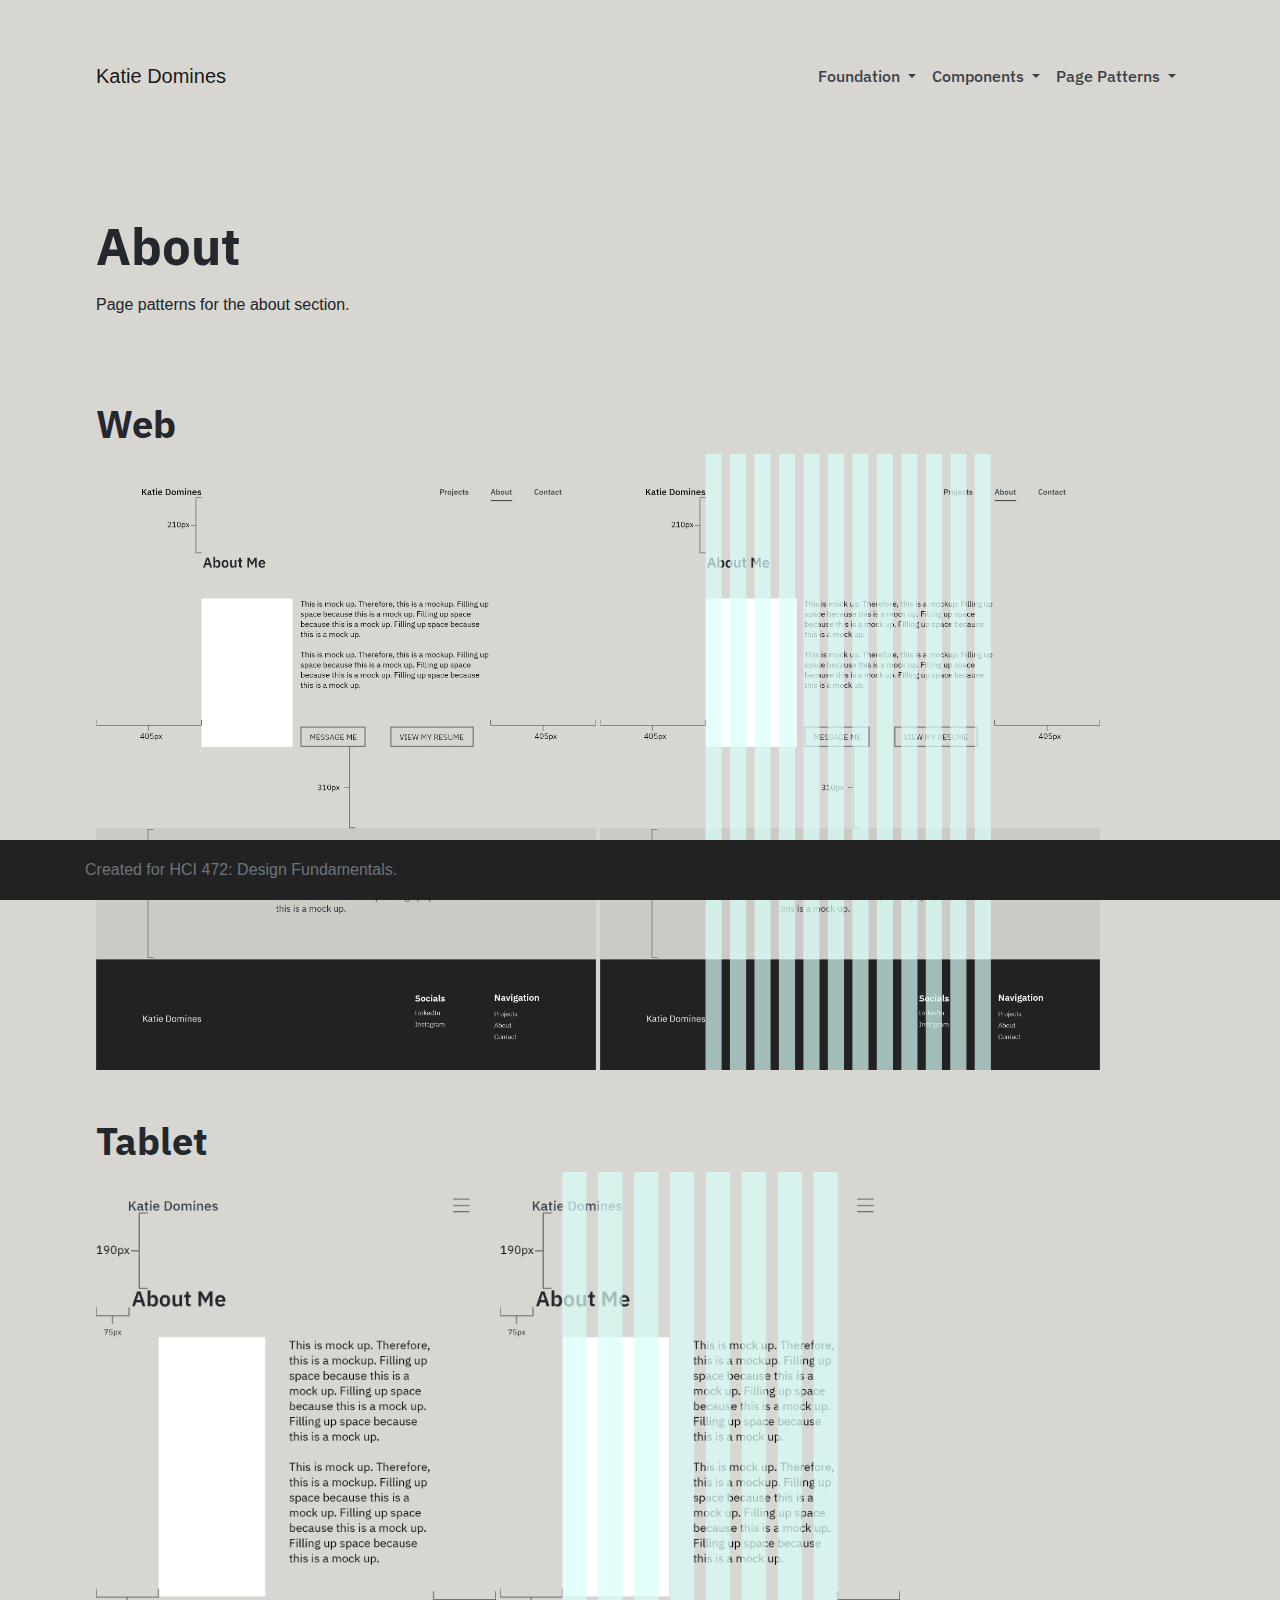
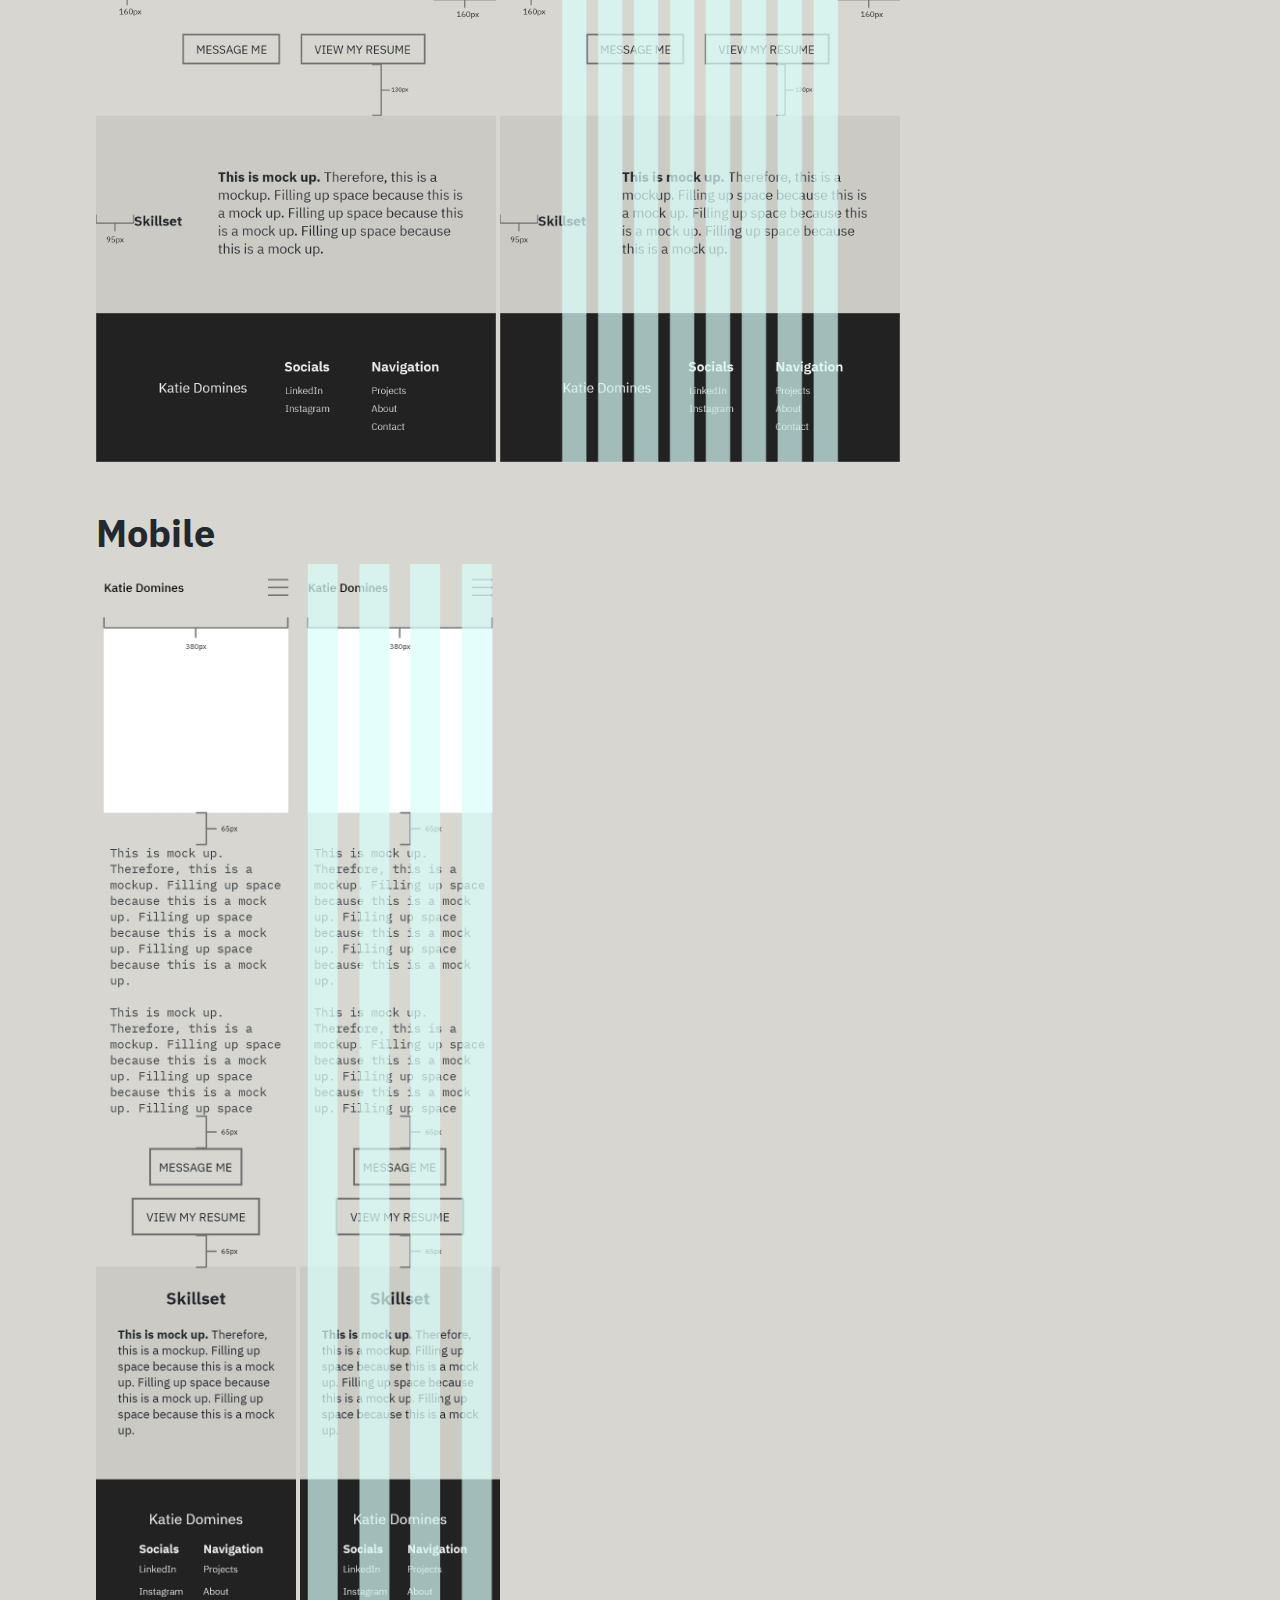
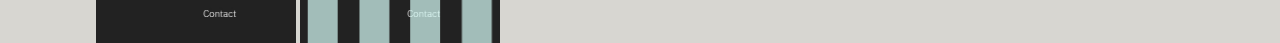
<file: KatieDomines_designsystem/about.html>
<!doctype html>
<html lang="en">

<head>
    <!-- Required meta tags -->
    <meta charset="utf-8">
    <meta name="viewport" content="width=device-width, initial-scale=1, shrink-to-fit=no">

    <!-- Bootstrap CSS -->
    <link rel="stylesheet" href="https://maxcdn.bootstrapcdn.com/bootstrap/4.0.0/css/bootstrap.min.css" integrity="sha384-Gn5384xqQ1aoWXA+058RXPxPg6fy4IWvTNh0E263XmFcJlSAwiGgFAW/dAiS6JXm" crossorigin="anonymous">

    <!-- Google fonts -->
    <link rel="preconnect" href="https://fonts.gstatic.com">
    <link href="https://fonts.googleapis.com/css2?family=IBM+Plex+Mono:ital,wght@0,100;0,200;0,300;0,400;0,500;0,600;0,700;1,100;1,200;1,300;1,400;1,500;1,600;1,700&family=IBM+Plex+Sans:ital,wght@0,100;0,200;0,300;0,400;0,500;0,600;0,700;1,100;1,200;1,300;1,400;1,500;1,600;1,700&display=swap" rel="stylesheet">

    <!-- Override bootstrap CSS -->
    <link rel="stylesheet" href="../css/custom.css">


</head>

<body>

    <nav class="navbar navbar-expand-lg navbar-light bg-light mt-5 mb-3 ml-5 mr-5 pl-5 pr-5">
        <!-- Brand -->
        <a class="navbar-brand" href="kdomines/designsystem/index.html">Katie Domines</a>

        <!-- Links -->
        <ul class="navbar-nav ml-auto">

            <!-- Dropdown -->
            <li class="nav-item dropdown">
                <a class="nav-link dropdown-toggle" href="#" id="navbardrop" data-toggle="dropdown">
                    Foundation
                </a>
                <div class="dropdown-menu">
                    <a class="dropdown-item" href="typography.html">Typography</a>
                    <a class="dropdown-item" href="color.html">Colors</a>
                    <a class="dropdown-item" href="logo.html">Logo</a>
                </div>
            </li>
            <li class="nav-item dropdown">
                <a class="nav-link dropdown-toggle" href="#" id="navbardrop" data-toggle="dropdown">
                    Components
                </a>
                <div class="dropdown-menu">
                    <a class="dropdown-item" href="cards.html">Cards</a>
                    <a class="dropdown-item" href="navigation.html">Navigation</a>
                    <a class="dropdown-item" href="footer.html">Footer</a>
                </div>
            </li>

            <li class="nav-item dropdown">
                <a class="nav-link dropdown-toggle" href="#" id="navbardrop" data-toggle="dropdown">
                    Page Patterns
                </a>
                <div class="dropdown-menu">
                    <a class="dropdown-item" href="homepage.html">Homepage</a>
                    <a class="dropdown-item" href="about.html">About</a>
                </div>
            </li>
        </ul>
    </nav>

    <div class="jumbotron jumbotron-fluid mt-5 ml-5 mr-5 pl-5 pr-5 mb-1">
        <h1>About</h1>
        <p class="intro mt-3">Page patterns for the about section. </p>
    </div>

    <div class="container ml-5 mr-5 pl-5 pr-5 mb-4">
        <h2>Web</h2>
        <img src="img/patterns/aboutweb.jpg" style="width:500px">
        <img src="img/patterns/aboutweb_grid.png" style="width:500px">
    </div>

    <div class="container mt-5 ml-5 mr-5 pl-5 pr-5 mb-4">
        <h2>Tablet</h2>
        <img src="img/patterns/abouttablet.jpg" style="width:400px">
        <img src="img/patterns/abouttablet_grid.png" style="width:400px">
    </div>

    <div class="container mt-5 ml-5 mr-5 pl-5 pr-5 mb-4">
        <h2>Mobile</h2>
        <img src="img/patterns/aboutmobile.jpg" style="width:200px">
        <img src="img/patterns/aboutmobile_grid.png" style="width:200px">
    </div>



    <div class="footer fixed-bottom mt-5">
        <div class="container">
            <span class="text-muted">Created for HCI 472: Design Fundamentals.</span>
        </div>
    </div>


    <!-- Optional JavaScript -->
    <!-- jQuery first, then Popper.js, then Bootstrap JS -->
    <script src="https://code.jquery.com/jquery-3.2.1.slim.min.js" integrity="sha384-KJ3o2DKtIkvYIK3UENzmM7KCkRr/rE9/Qpg6aAZGJwFDMVNA/GpGFF93hXpG5KkN" crossorigin="anonymous"></script>
    <script src="https://cdnjs.cloudflare.com/ajax/libs/popper.js/1.12.9/umd/popper.min.js" integrity="sha384-ApNbgh9B+Y1QKtv3Rn7W3mgPxhU9K/ScQsAP7hUibX39j7fakFPskvXusvfa0b4Q" crossorigin="anonymous"></script>
    <script src="https://maxcdn.bootstrapcdn.com/bootstrap/4.0.0/js/bootstrap.min.js" integrity="sha384-JZR6Spejh4U02d8jOt6vLEHfe/JQGiRRSQQxSfFWpi1MquVdAyjUar5+76PVCmYl" crossorigin="anonymous"></script>


</body></html>
</file>
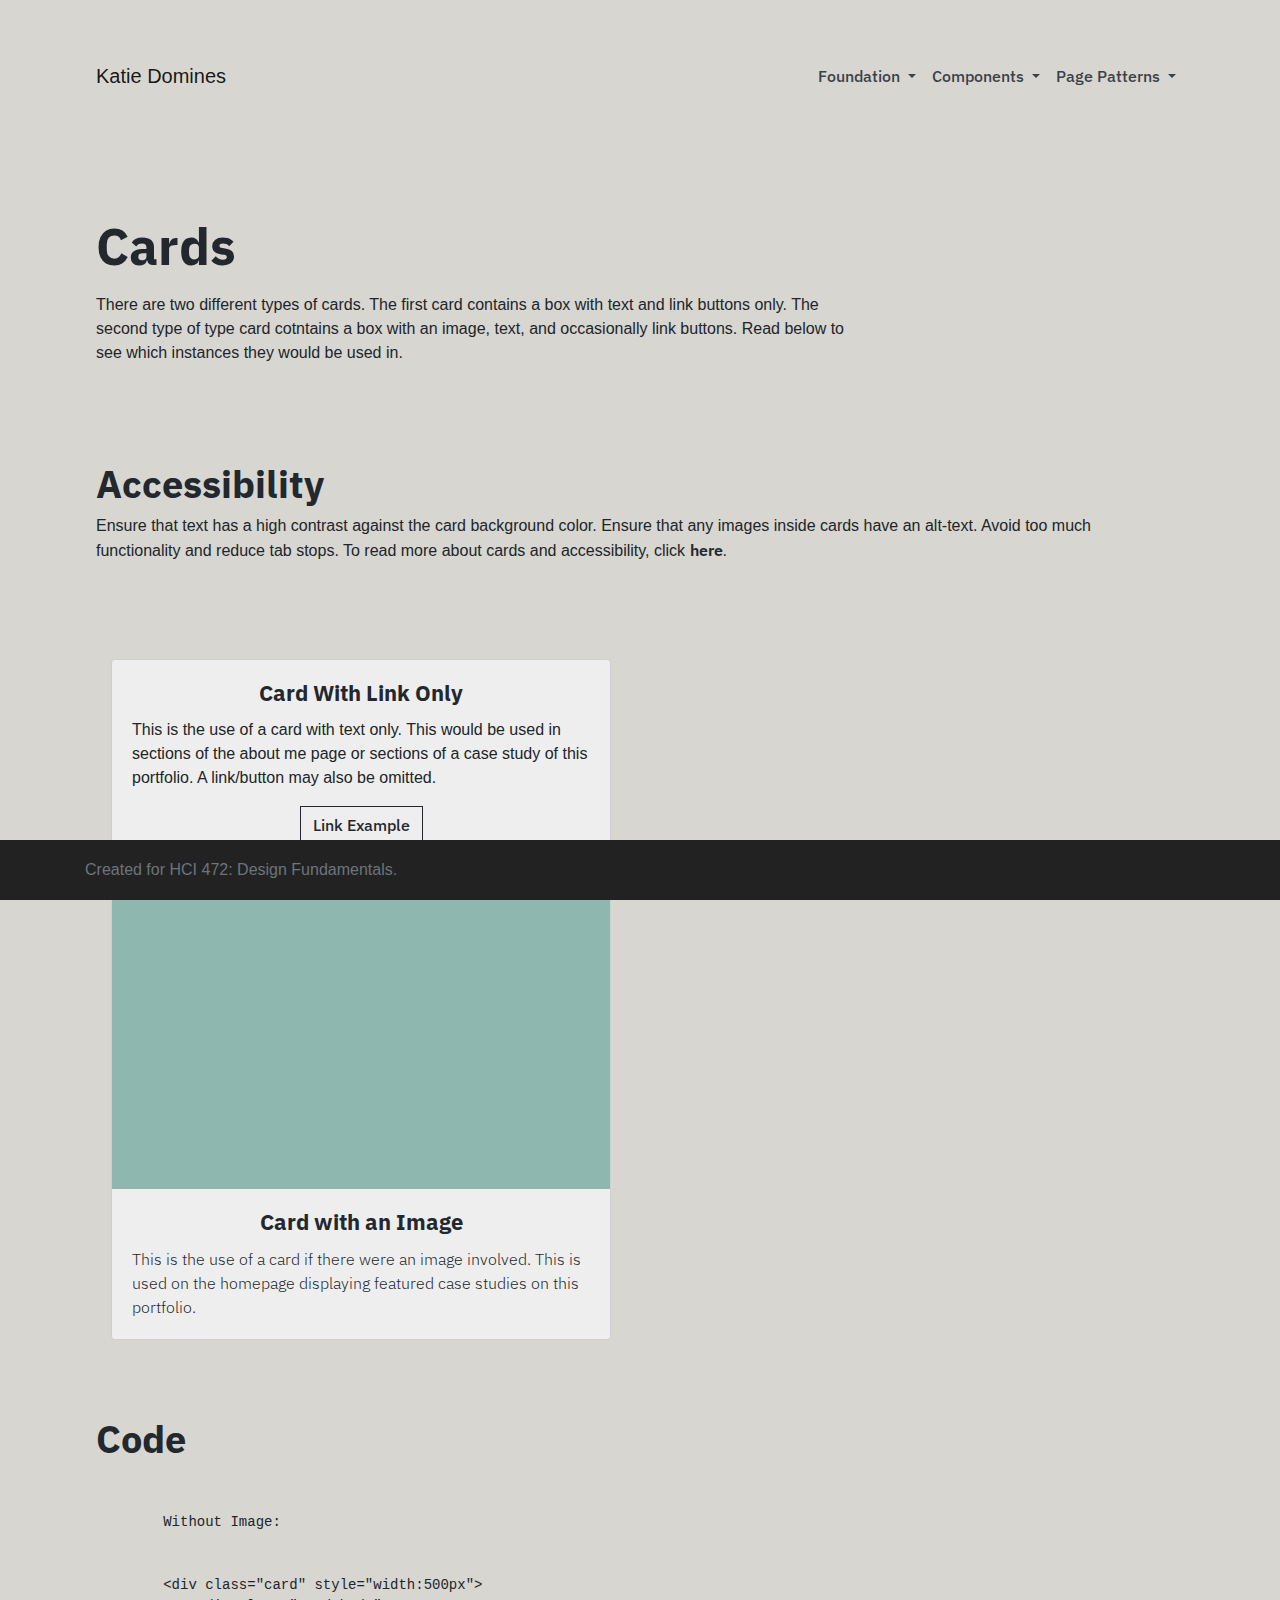
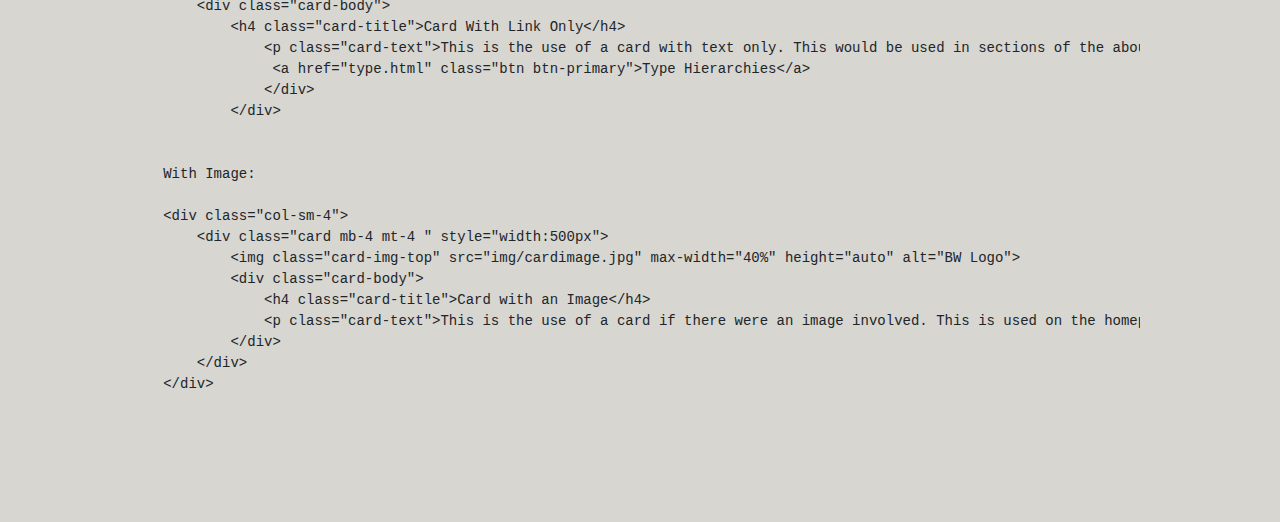
<file: KatieDomines_designsystem/cards.html>
<!doctype html>
<html lang="en">

<head>
    <!-- Required meta tags -->
    <meta charset="utf-8">
    <meta name="viewport" content="width=device-width, initial-scale=1, shrink-to-fit=no">

    <!-- Bootstrap CSS -->
    <link rel="stylesheet" href="https://maxcdn.bootstrapcdn.com/bootstrap/4.0.0/css/bootstrap.min.css" integrity="sha384-Gn5384xqQ1aoWXA+058RXPxPg6fy4IWvTNh0E263XmFcJlSAwiGgFAW/dAiS6JXm" crossorigin="anonymous">

    <!-- Google fonts -->
    <link rel="preconnect" href="https://fonts.gstatic.com">
    <link href="https://fonts.googleapis.com/css2?family=IBM+Plex+Mono:ital,wght@0,100;0,200;0,300;0,400;0,500;0,600;0,700;1,100;1,200;1,300;1,400;1,500;1,600;1,700&family=IBM+Plex+Sans:ital,wght@0,100;0,200;0,300;0,400;0,500;0,600;0,700;1,100;1,200;1,300;1,400;1,500;1,600;1,700&display=swap" rel="stylesheet">

    <!-- Override bootstrap CSS -->
    <link rel="stylesheet" href="../css/custom.css">


</head>

<body>

    <nav class="navbar navbar-expand-lg navbar-light bg-light mt-5 mb-3 ml-5 mr-5 pl-5 pr-5">
        <!-- Brand -->
        <a class="navbar-brand" href="kdomines/designsystem/index.html">Katie Domines</a>

        <!-- Links -->
        <ul class="navbar-nav ml-auto">

            <!-- Dropdown -->
            <li class="nav-item dropdown">
                <a class="nav-link dropdown-toggle" href="#" id="navbardrop" data-toggle="dropdown">
                    Foundation
                </a>
                <div class="dropdown-menu">
                    <a class="dropdown-item" href="typography.html">Typography</a>
                    <a class="dropdown-item" href="color.html">Colors</a>
                    <a class="dropdown-item" href="logo.html">Logo</a>
                </div>
            </li>
            <li class="nav-item dropdown">
                <a class="nav-link dropdown-toggle" href="#" id="navbardrop" data-toggle="dropdown">
                    Components
                </a>
                <div class="dropdown-menu">
                    <a class="dropdown-item" href="cards.html">Cards</a>
                    <a class="dropdown-item" href="navigation.html">Navigation</a>
                    <a class="dropdown-item" href="footer.html">Footer</a>
                </div>
            </li>

            <li class="nav-item dropdown">
                <a class="nav-link dropdown-toggle" href="#" id="navbardrop" data-toggle="dropdown">
                    Page Patterns
                </a>
                <div class="dropdown-menu">
                    <a class="dropdown-item" href="homepage.html">Homepage</a>
                    <a class="dropdown-item" href="about.html">About</a>
                </div>
            </li>
        </ul>
    </nav>

    <div class="jumbotron jumbotron-fluid mt-5 ml-5 mr-5 pl-5 pr-5 mb-1">
        <h1>Cards</h1>
        <p class="intro mt-3">There are two different types of cards. The first card contains a box with text and link buttons only. The second type of type card cotntains a box with an image, text, and occasionally link buttons. Read below to see which instances they would be used in. </p>
    </div>



    <div class="container mt-3 ml-5 mr-5 pl-5 pr-5 mb-5">
        <h2>Accessibility</h2>
        <p>Ensure that text has a high contrast against the card background color. Ensure that any images inside cards have an alt-text. Avoid too much functionality and reduce tab stops. To read more about cards and accessibility, click <a href="https://inclusive-components.design/cards/" class="link">here</a>.</p>
    </div>


    <div class="container pt-5 mt-5 ml-5 mr-5 pl-5 pr-5 mb-1 pb-5">

        <div class="container">
            <div class="row">
                <div class="col-sm-6">
                    <div class="card" style="width:500px">
                        <div class="card-body">
                            <h4 class="card-title">Card With Link Only</h4>
                            <p>This is the use of a card with text only. This would be used in sections of the about me page or sections of a case study of this portfolio. A link/button may also be omitted.</p>
                            <center><a href="type.html" class="btn btn-primary">Link Example</a></center>
                        </div>
                    </div>



                </div>

                <div class="col-sm-6">

                    <p></p>

                </div>
            </div>
        </div>




        <div class="col-sm-4">
            <div class="card mb-4 mt-4 " style="width:500px">
                <img class="card-img-top" src="img/cardimage.jpg" max-width="40%" height="auto" alt="BW Logo">
                <div class="card-body">
                    <h4 class="card-title">Card with an Image</h4>
                    <p class="card-text">This is the use of a card if there were an image involved. This is used on the homepage displaying featured case studies on this portfolio. </p>
                </div>
            </div>
        </div>

    </div>

    <div class="container ml-5 mr-5 pl-5 pr-5 mb-5 pb-5">

        <h2> Code </h2>

        <pre><code>
        
        Without Image:
        
        
        &lt;div class=&quot;card&quot; style=&quot;width:500px&quot;&gt;
            &lt;div class=&quot;card-body&quot;&gt;
                &lt;h4 class=&quot;card-title&quot;&gt;Card With Link Only&lt;/h4&gt;
                    &lt;p class=&quot;card-text&quot;&gt;This is the use of a card with text only. This would be used in sections of the about me page or sections of a case study of this portfolio. A link/button may also be omitted.&lt;/p&gt;
                     &lt;a href=&quot;type.html&quot; class=&quot;btn btn-primary&quot;&gt;Type Hierarchies&lt;/a&gt;
                    &lt;/div&gt;
                &lt;/div&gt;
        
        
        With Image:
        
        &lt;div class=&quot;col-sm-4&quot;&gt;
            &lt;div class=&quot;card mb-4 mt-4 &quot; style=&quot;width:500px&quot;&gt;
                &lt;img class=&quot;card-img-top&quot; src=&quot;img/cardimage.jpg&quot; max-width=&quot;40%&quot; height=&quot;auto&quot; alt=&quot;BW Logo&quot;&gt;
                &lt;div class=&quot;card-body&quot;&gt;
                    &lt;h4 class=&quot;card-title&quot;&gt;Card with an Image&lt;/h4&gt;
                    &lt;p class=&quot;card-text&quot;&gt;This is the use of a card if there were an image involved. This is used on the homepage displaying featured case studies on this portfolio. &lt;/p&gt;
                &lt;/div&gt;
            &lt;/div&gt;
        &lt;/div&gt;
        
        
        
</code></pre>

    </div>


    <div class="footer fixed-bottom">
        <div class="container">
            <span class="text-muted">Created for HCI 472: Design Fundamentals.</span>
        </div>
    </div>


    <!-- Optional JavaScript -->
    <!-- jQuery first, then Popper.js, then Bootstrap JS -->
    <script src="https://code.jquery.com/jquery-3.2.1.slim.min.js" integrity="sha384-KJ3o2DKtIkvYIK3UENzmM7KCkRr/rE9/Qpg6aAZGJwFDMVNA/GpGFF93hXpG5KkN" crossorigin="anonymous"></script>
    <script src="https://cdnjs.cloudflare.com/ajax/libs/popper.js/1.12.9/umd/popper.min.js" integrity="sha384-ApNbgh9B+Y1QKtv3Rn7W3mgPxhU9K/ScQsAP7hUibX39j7fakFPskvXusvfa0b4Q" crossorigin="anonymous"></script>
    <script src="https://maxcdn.bootstrapcdn.com/bootstrap/4.0.0/js/bootstrap.min.js" integrity="sha384-JZR6Spejh4U02d8jOt6vLEHfe/JQGiRRSQQxSfFWpi1MquVdAyjUar5+76PVCmYl" crossorigin="anonymous"></script>


</body></html>
</file>
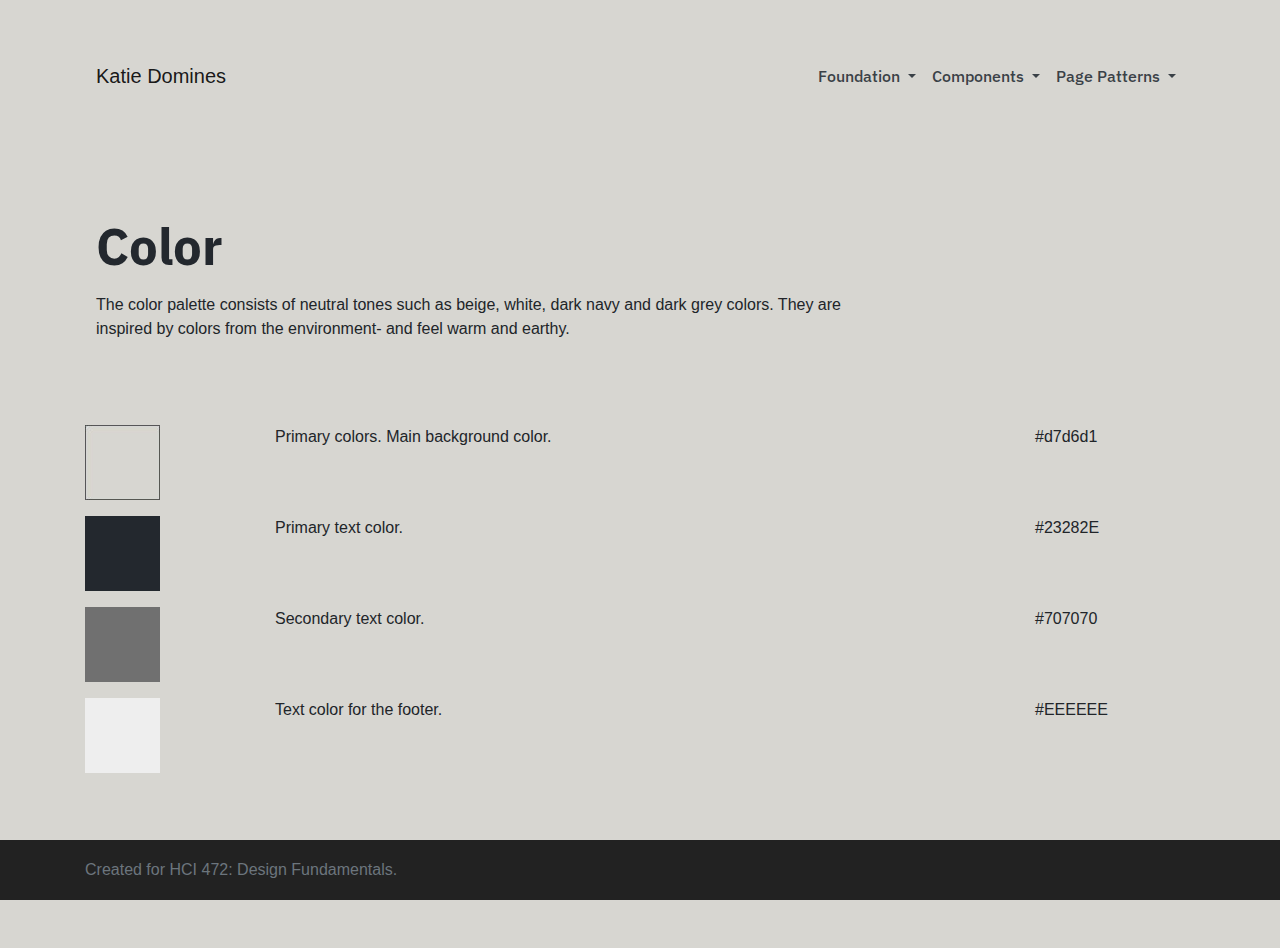
<file: KatieDomines_designsystem/color.html>
<!doctype html>
<html lang="en">

<head>
    <!-- Required meta tags -->
    <meta charset="utf-8">
    <meta name="viewport" content="width=device-width, initial-scale=1, shrink-to-fit=no">

    <!-- Bootstrap CSS -->
    <link rel="stylesheet" href="https://maxcdn.bootstrapcdn.com/bootstrap/4.0.0/css/bootstrap.min.css" integrity="sha384-Gn5384xqQ1aoWXA+058RXPxPg6fy4IWvTNh0E263XmFcJlSAwiGgFAW/dAiS6JXm" crossorigin="anonymous">

    <!-- Google fonts -->
    <link rel="preconnect" href="https://fonts.gstatic.com">
    <link href="https://fonts.googleapis.com/css2?family=IBM+Plex+Mono:ital,wght@0,100;0,200;0,300;0,400;0,500;0,600;0,700;1,100;1,200;1,300;1,400;1,500;1,600;1,700&family=IBM+Plex+Sans:ital,wght@0,100;0,200;0,300;0,400;0,500;0,600;0,700;1,100;1,200;1,300;1,400;1,500;1,600;1,700&display=swap" rel="stylesheet">

    <!-- Override bootstrap CSS -->
    <link rel="stylesheet" href="../css/custom.css">


</head>

<body>

    <nav class="navbar navbar-expand-lg navbar-light bg-light mt-5 mb-3 ml-5 mr-5 pl-5 pr-5">
        <!-- Brand -->
        <a class="navbar-brand" href="kdomines/designsystem/index.html">Katie Domines</a>

        <!-- Links -->
        <ul class="navbar-nav ml-auto">

            <!-- Dropdown -->
            <li class="nav-item dropdown">
                <a class="nav-link dropdown-toggle" href="#" id="navbardrop" data-toggle="dropdown">
                    Foundation
                </a>
                <div class="dropdown-menu">
                    <a class="dropdown-item" href="typography.html">Typography</a>
                    <a class="dropdown-item" href="color.html">Colors</a>
                    <a class="dropdown-item" href="logo.html">Logo</a>
                </div>
            </li>
            <li class="nav-item dropdown">
                <a class="nav-link dropdown-toggle" href="#" id="navbardrop" data-toggle="dropdown">
                    Components
                </a>
                <div class="dropdown-menu">
                    <a class="dropdown-item" href="cards.html">Cards</a>
                    <a class="dropdown-item" href="navigation.html">Navigation</a>
                    <a class="dropdown-item" href="footer.html">Footer</a>
                </div>
            </li>

            <li class="nav-item dropdown">
                <a class="nav-link dropdown-toggle" href="#" id="navbardrop" data-toggle="dropdown">
                    Page Patterns
                </a>
                <div class="dropdown-menu">
                    <a class="dropdown-item" href="homepage.html">Homepage</a>
                    <a class="dropdown-item" href="about.html">About</a>
                </div>
            </li>
        </ul>
    </nav>

    <div class="jumbotron jumbotron-fluid mt-5 ml-5 mr-5 pl-5 pr-5 mb-1">
        <h1>Color</h1>
        <p class="intro mt-3">The color palette consists of neutral tones such as beige, white, dark navy and dark grey colors. They are inspired by colors from the environment- and feel warm and earthy. </p>
    </div>


    <div class="container mb-5 pb-5">

        <div class="row xmargin">

        </div><!-- Row -->

        <div class="row">
            <!-- <div class="col-sm-12">    -->
            <hr class="solid2">
            <div class="col-2 mb-3">
                <img src="img/color1.jpg" alt="Darkest grey color chip" />
            </div>
            <div class="col-8">
                <p>Primary colors. Main background color.</p>
            </div>
            <div class="col">
                <p>#d7d6d1</p>
            </div>
        </div><!-- row -->

        <div class="row">
            <!-- <div class="col-sm-12">    -->
            <div class="col-2 mb-3">
                <img src="img/color2.jpg" alt="Lightest grey color chip" />
            </div>
            <div class="col-8">
                Primary text color.
            </div>
            <div class="col">
                <p>#23282E</p>
            </div>
        </div><!-- row -->

        <div class="row mb-3">
            <!-- <div class="col-sm-12">    -->
            <hr class="solid2">
            <div class="col-2">
                <img src="img/color3.jpg" alt="White color chip" />
            </div>
            <div class="col-8">
                Secondary text color.
            </div>
            <div class="col">
                <p>#707070</p>
            </div>
        </div><!-- row -->

        <div class="row mb-5">
            <!-- <div class="col-sm-12">    -->
            <hr class="solid2">
            <div class="col-2">
                <img src="img/color4.jpg" alt="Salmon color chip" />
            </div>
            <div class="col-8">
                Text color for the footer.
            </div>
            <div class="col">
                <p>#EEEEEE</p>
            </div>
        </div><!-- row -->



    </div>





    <div class="footer fixed-bottom">
        <div class="container">
            <span class="text-muted">Created for HCI 472: Design Fundamentals.</span>
        </div>
    </div>


    <!-- Optional JavaScript -->
    <!-- jQuery first, then Popper.js, then Bootstrap JS -->
    <script src="https://code.jquery.com/jquery-3.2.1.slim.min.js" integrity="sha384-KJ3o2DKtIkvYIK3UENzmM7KCkRr/rE9/Qpg6aAZGJwFDMVNA/GpGFF93hXpG5KkN" crossorigin="anonymous"></script>
    <script src="https://cdnjs.cloudflare.com/ajax/libs/popper.js/1.12.9/umd/popper.min.js" integrity="sha384-ApNbgh9B+Y1QKtv3Rn7W3mgPxhU9K/ScQsAP7hUibX39j7fakFPskvXusvfa0b4Q" crossorigin="anonymous"></script>
    <script src="https://maxcdn.bootstrapcdn.com/bootstrap/4.0.0/js/bootstrap.min.js" integrity="sha384-JZR6Spejh4U02d8jOt6vLEHfe/JQGiRRSQQxSfFWpi1MquVdAyjUar5+76PVCmYl" crossorigin="anonymous"></script>


</body></html>
</file>
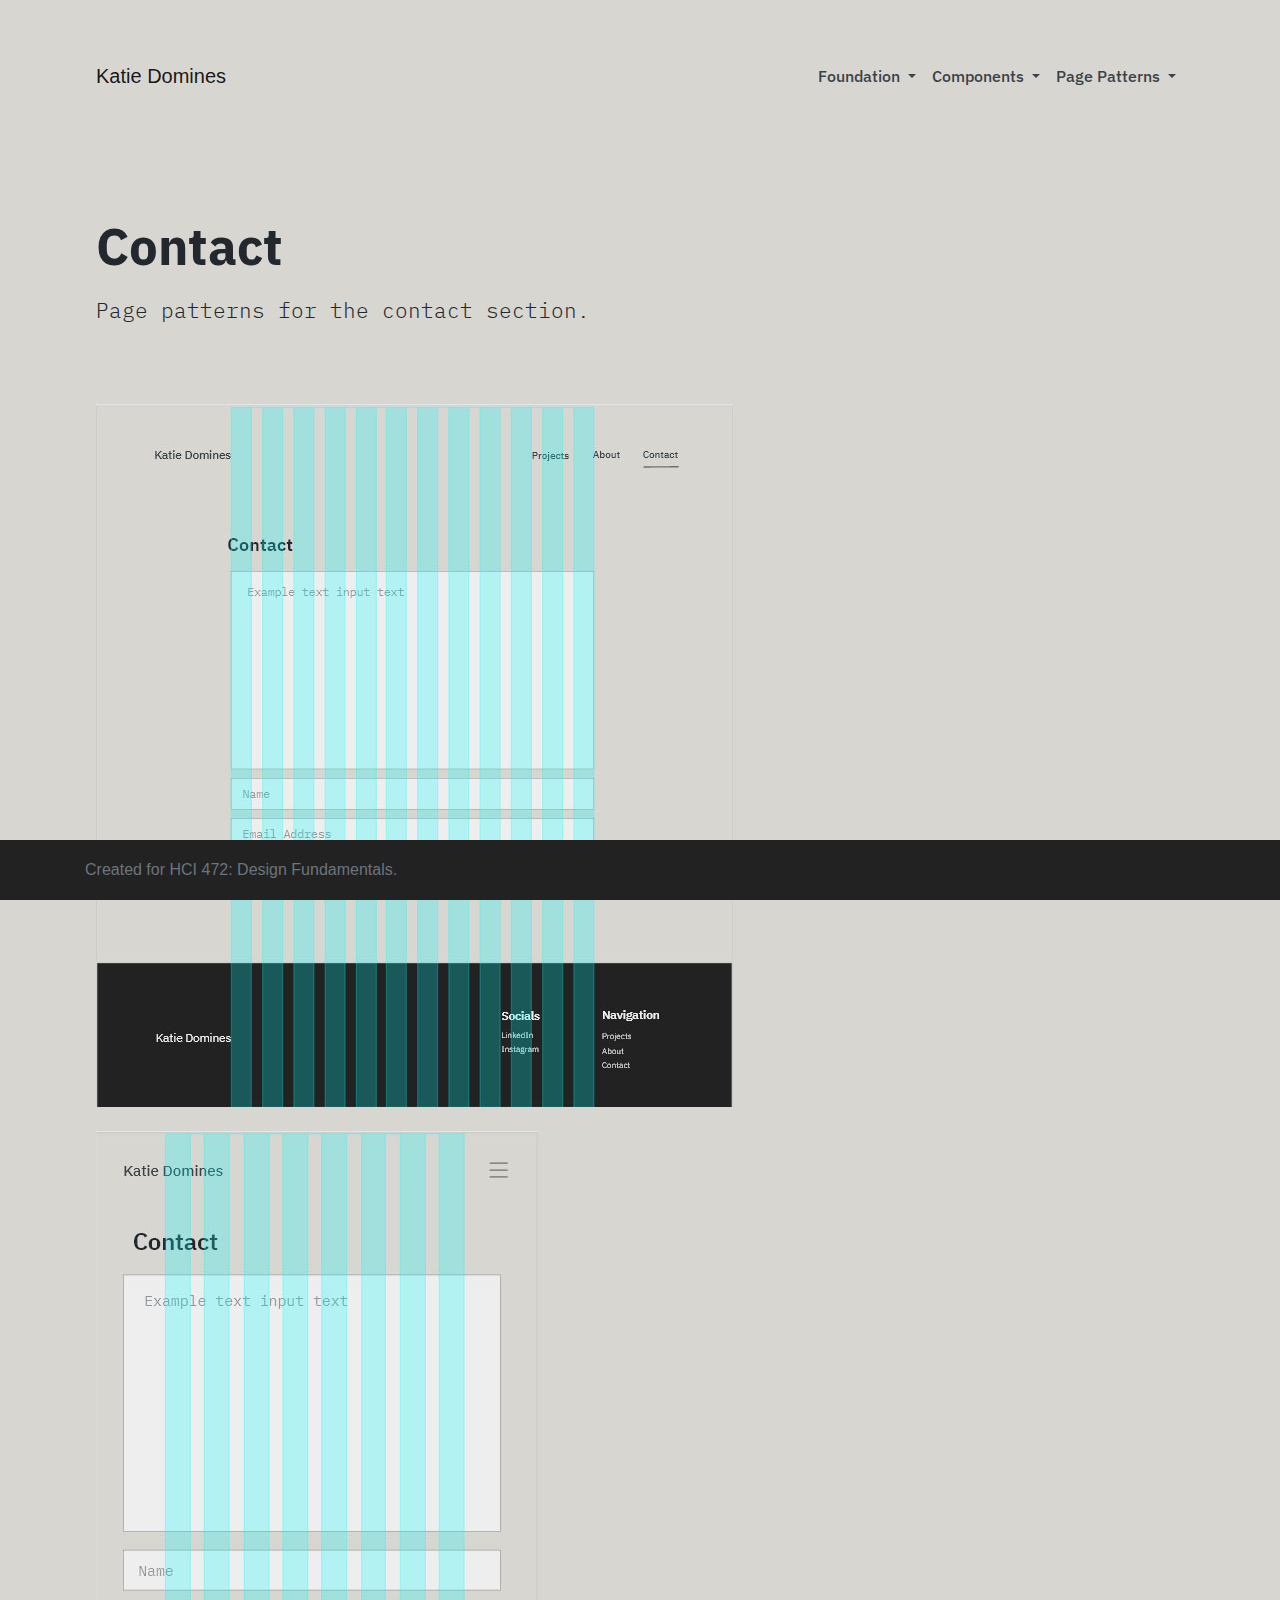
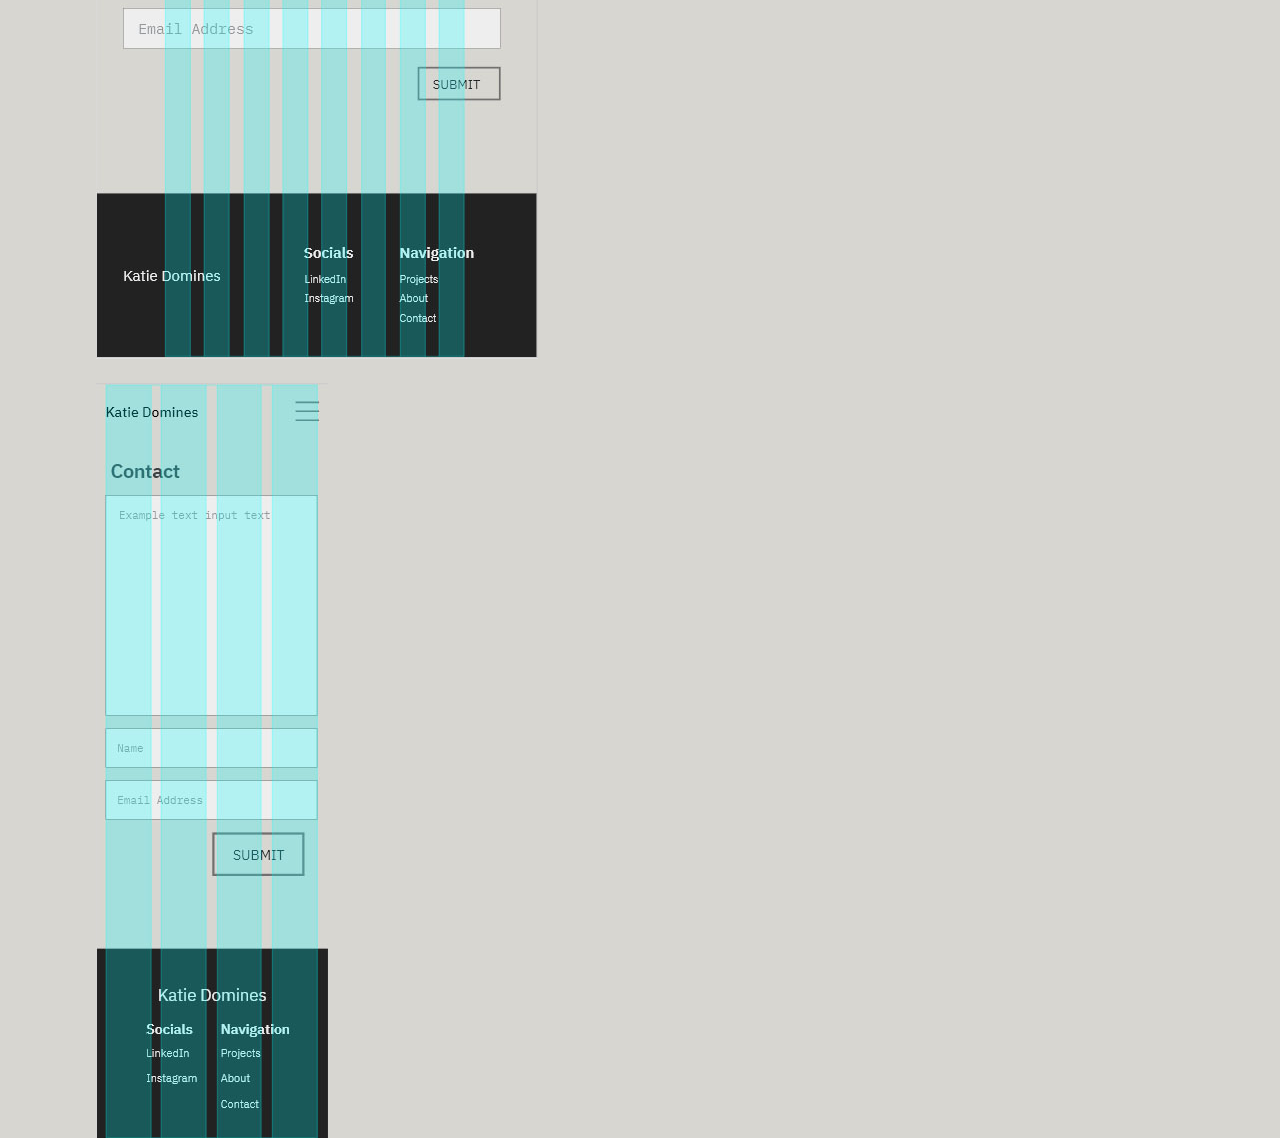
<file: KatieDomines_designsystem/contact.html>
<!doctype html>
<html lang="en">

<head>
    <!-- Required meta tags -->
    <meta charset="utf-8">
    <meta name="viewport" content="width=device-width, initial-scale=1, shrink-to-fit=no">

    <!-- Bootstrap CSS -->
    <link rel="stylesheet" href="https://maxcdn.bootstrapcdn.com/bootstrap/4.0.0/css/bootstrap.min.css" integrity="sha384-Gn5384xqQ1aoWXA+058RXPxPg6fy4IWvTNh0E263XmFcJlSAwiGgFAW/dAiS6JXm" crossorigin="anonymous">

    <!-- Google fonts -->
    <link rel="preconnect" href="https://fonts.gstatic.com">
    <link href="https://fonts.googleapis.com/css2?family=IBM+Plex+Mono:ital,wght@0,100;0,200;0,300;0,400;0,500;0,600;0,700;1,100;1,200;1,300;1,400;1,500;1,600;1,700&family=IBM+Plex+Sans:ital,wght@0,100;0,200;0,300;0,400;0,500;0,600;0,700;1,100;1,200;1,300;1,400;1,500;1,600;1,700&display=swap" rel="stylesheet">

    <!-- Override bootstrap CSS -->
    <link rel="stylesheet" href="../css/custom.css">


</head>

<body>

    <nav class="navbar navbar-expand-lg navbar-light bg-light mt-5 mb-3 ml-5 mr-5 pl-5 pr-5">
        <!-- Brand -->
        <a class="navbar-brand" href="kdomines/designsystem/index.html">Katie Domines</a>

        <!-- Links -->
        <ul class="navbar-nav ml-auto">

            <!-- Dropdown -->
            <li class="nav-item dropdown">
                <a class="nav-link dropdown-toggle" href="#" id="navbardrop" data-toggle="dropdown">
                    Foundation
                </a>
                <div class="dropdown-menu">
                    <a class="dropdown-item" href="typography.html">Typography</a>
                    <a class="dropdown-item" href="color.html">Colors</a>
                    <a class="dropdown-item" href="logo.html">Logo</a>
                </div>
            </li>
            <li class="nav-item dropdown">
                <a class="nav-link dropdown-toggle" href="#" id="navbardrop" data-toggle="dropdown">
                    Components
                </a>
                <div class="dropdown-menu">
                    <a class="dropdown-item" href="cards.html">Cards</a>
                    <a class="dropdown-item" href="navigation.html">Navigation</a>
                    <a class="dropdown-item" href="footer.html">Footer</a>
                </div>
            </li>

            <li class="nav-item dropdown">
                <a class="nav-link dropdown-toggle" href="#" id="navbardrop" data-toggle="dropdown">
                    Page Patterns
                </a>
                <div class="dropdown-menu">
                    <a class="dropdown-item" href="homepage.html">Homepage</a>
                    <a class="dropdown-item" href="about.html">About</a>
                    <a class="dropdown-item" href="contact.html">Contact</a>
                </div>
            </li>
        </ul>
    </nav>

    <div class="jumbotron jumbotron-fluid mt-5 ml-5 mr-5 pl-5 pr-5 mb-1">
        <h1>Contact</h1>
        <h3 class="intro mt-3">Page patterns for the contact section.</h3>
    </div>

    <div class="container ml-5 mr-5 pl-5 pr-5 mb-4">

        <img src="img/contact_web.jpg">

    </div>

    <div class="container ml-5 mr-5 pl-5 pr-5 mb-4">

        <img src="img/contact_tablet.jpg">
    </div>

    <div class="container ml-5 mr-5 pl-5 pr-5 mb-4">

        <img src="img/contact_mobile.jpg">
    </div>


    <div class="footer fixed-bottom">
        <div class="container">
            <span class="text-muted">Created for HCI 472: Design Fundamentals.</span>
        </div>
    </div>


    <!-- Optional JavaScript -->
    <!-- jQuery first, then Popper.js, then Bootstrap JS -->
    <script src="https://code.jquery.com/jquery-3.2.1.slim.min.js" integrity="sha384-KJ3o2DKtIkvYIK3UENzmM7KCkRr/rE9/Qpg6aAZGJwFDMVNA/GpGFF93hXpG5KkN" crossorigin="anonymous"></script>
    <script src="https://cdnjs.cloudflare.com/ajax/libs/popper.js/1.12.9/umd/popper.min.js" integrity="sha384-ApNbgh9B+Y1QKtv3Rn7W3mgPxhU9K/ScQsAP7hUibX39j7fakFPskvXusvfa0b4Q" crossorigin="anonymous"></script>
    <script src="https://maxcdn.bootstrapcdn.com/bootstrap/4.0.0/js/bootstrap.min.js" integrity="sha384-JZR6Spejh4U02d8jOt6vLEHfe/JQGiRRSQQxSfFWpi1MquVdAyjUar5+76PVCmYl" crossorigin="anonymous"></script>


</body>

</html>
</file>
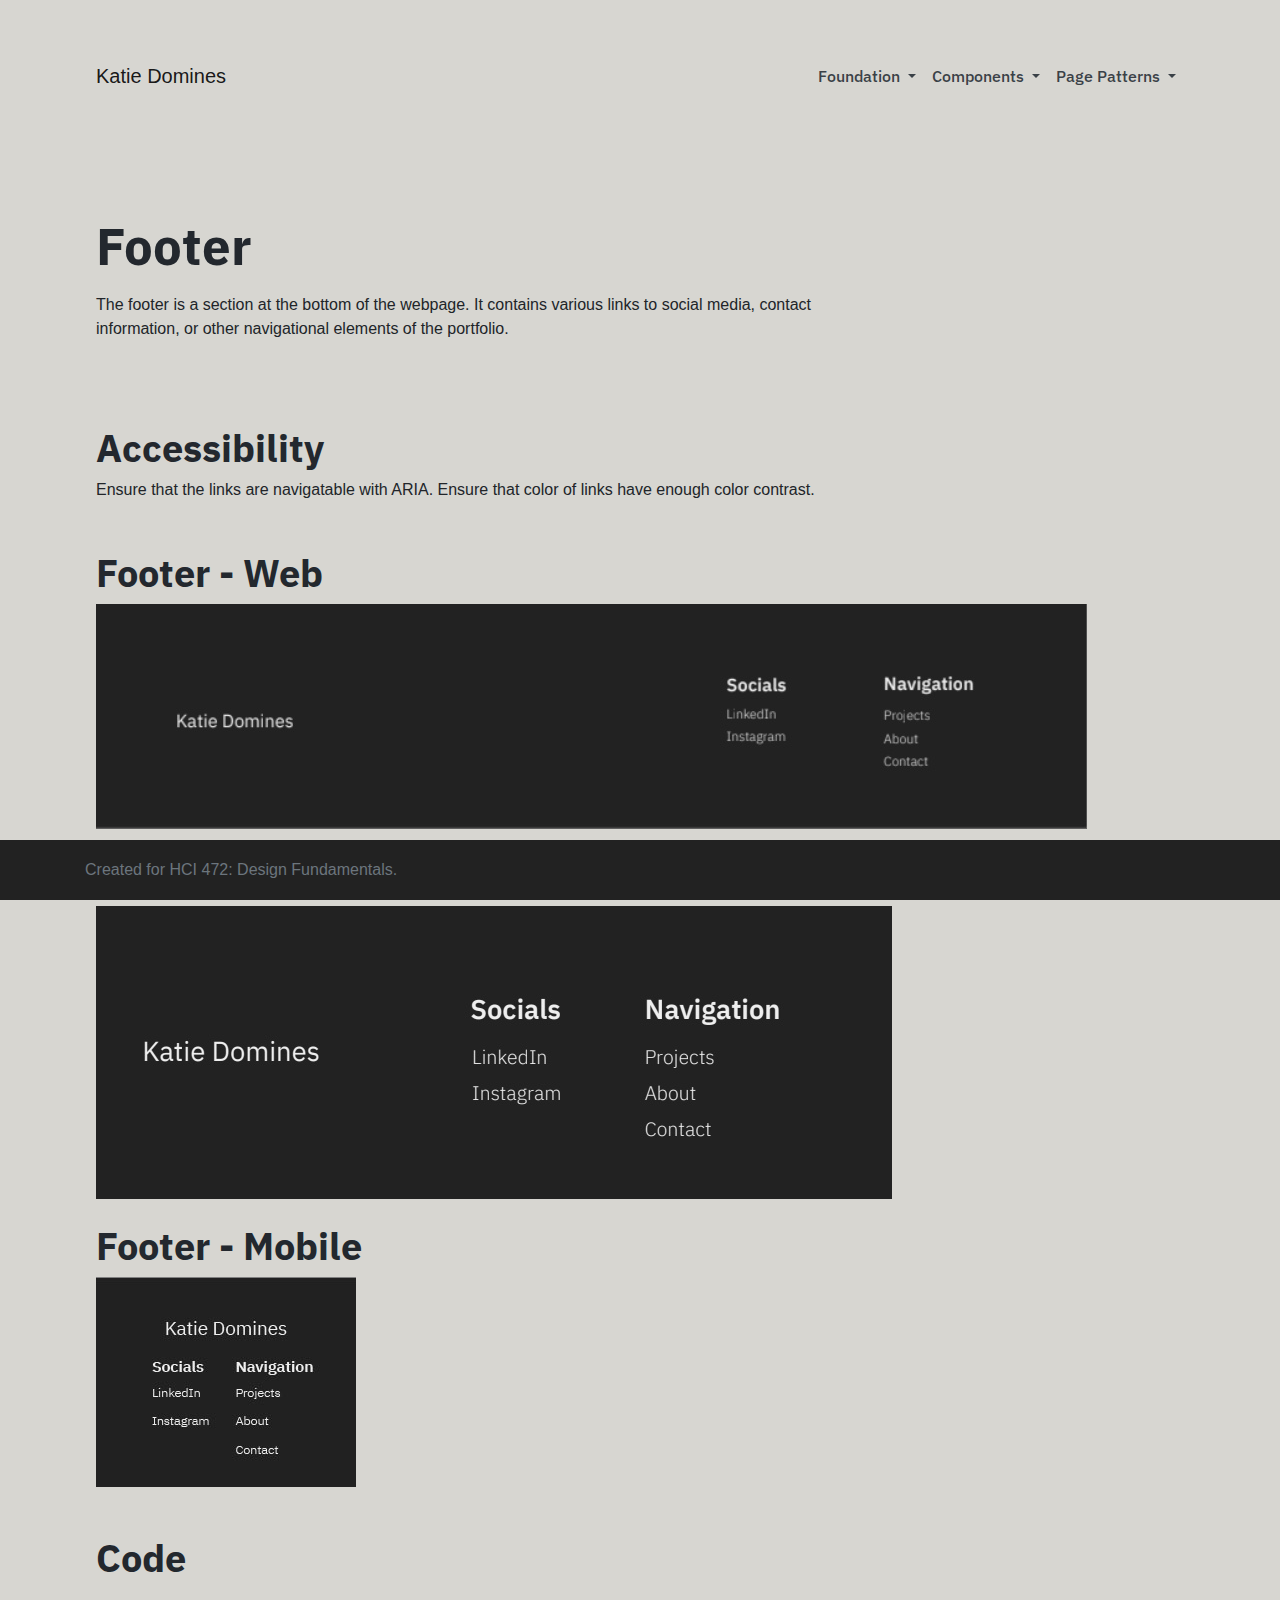
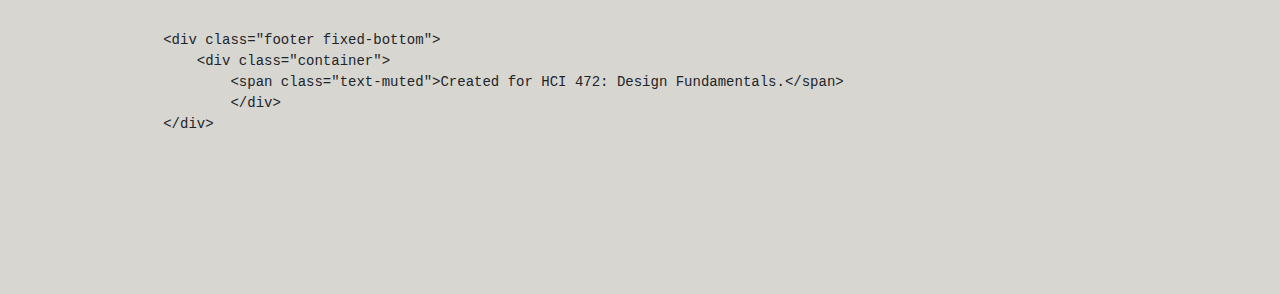
<file: KatieDomines_designsystem/footer.html>
<!doctype html>
<html lang="en">

<head>
    <!-- Required meta tags -->
    <meta charset="utf-8">
    <meta name="viewport" content="width=device-width, initial-scale=1, shrink-to-fit=no">

    <!-- Bootstrap CSS -->
    <link rel="stylesheet" href="https://maxcdn.bootstrapcdn.com/bootstrap/4.0.0/css/bootstrap.min.css" integrity="sha384-Gn5384xqQ1aoWXA+058RXPxPg6fy4IWvTNh0E263XmFcJlSAwiGgFAW/dAiS6JXm" crossorigin="anonymous">

    <!-- Google fonts -->
    <link rel="preconnect" href="https://fonts.gstatic.com">
    <link href="https://fonts.googleapis.com/css2?family=IBM+Plex+Mono:ital,wght@0,100;0,200;0,300;0,400;0,500;0,600;0,700;1,100;1,200;1,300;1,400;1,500;1,600;1,700&family=IBM+Plex+Sans:ital,wght@0,100;0,200;0,300;0,400;0,500;0,600;0,700;1,100;1,200;1,300;1,400;1,500;1,600;1,700&display=swap" rel="stylesheet">

    <!-- Override bootstrap CSS -->
    <link rel="stylesheet" href="../css/custom.css">


</head>

<body>

    <nav class="navbar navbar-expand-lg navbar-light bg-light mt-5 mb-3 ml-5 mr-5 pl-5 pr-5">
        <!-- Brand -->
        <a class="navbar-brand" href="kdomines/designsystem/index.html">Katie Domines</a>

        <!-- Links -->
        <ul class="navbar-nav ml-auto">

            <!-- Dropdown -->
            <li class="nav-item dropdown">
                <a class="nav-link dropdown-toggle" href="#" id="navbardrop" data-toggle="dropdown">
                    Foundation
                </a>
                <div class="dropdown-menu">
                    <a class="dropdown-item" href="typography.html">Typography</a>
                    <a class="dropdown-item" href="color.html">Colors</a>
                    <a class="dropdown-item" href="logo.html">Logo</a>
                </div>
            </li>
            <li class="nav-item dropdown">
                <a class="nav-link dropdown-toggle" href="#" id="navbardrop" data-toggle="dropdown">
                    Components
                </a>
                <div class="dropdown-menu">
                    <a class="dropdown-item" href="cards.html">Cards</a>
                    <a class="dropdown-item" href="navigation.html">Navigation</a>
                    <a class="dropdown-item" href="footer.html">Footer</a>
                </div>
            </li>

            <li class="nav-item dropdown">
                <a class="nav-link dropdown-toggle" href="#" id="navbardrop" data-toggle="dropdown">
                    Page Patterns
                </a>
                <div class="dropdown-menu">
                    <a class="dropdown-item" href="homepage.html">Homepage</a>
                    <a class="dropdown-item" href="about.html">About</a>
                </div>
            </li>
        </ul>
    </nav>

    <div class="jumbotron jumbotron-fluid mt-5 ml-5 mr-5 pl-5 pr-5 mb-1">
        <h1>Footer</h1>
        <p class="intro mt-3">The footer is a section at the bottom of the webpage. It contains various links to social media, contact information, or other navigational elements of the portfolio.</p>
    </div>


    <div class="container ml-5 mr-5 pl-5 pr-5 mb-5">
        <h2>Accessibility</h2>

        <body>Ensure that the links are navigatable with ARIA. Ensure that color of links have enough color contrast.</body>
    </div>

    <div class="container ml-5 mt-4 mr-5 pl-5 pr-5 mb-1">
        <h2>Footer - Web</h2>
        <img src="img/footerweb.jpeg">
    </div>

    <div class="container ml-5 mt-4 mr-5 pl-5 pr-5 mb-1">
        <h2>Footer - Tablet</h2>
        <img src="img/footertablet.jpeg">
    </div>

    <div class="container ml-5 mt-4 mr-5 pl-5 pr-5 mb-5">
        <h2>Footer - Mobile</h2>
        <img src="img/footermobile.jpg">
    </div>



    <div class="container ml-5 mr-5 pl-5 pr-5 mb-5 pb-5">

        <h2> Code </h2>

        <pre class="pre-scrollable mb-5"><code>
        
        &lt;div class=&quot;footer fixed-bottom&quot;&gt;
            &lt;div class=&quot;container&quot;&gt;
                &lt;span class=&quot;text-muted&quot;&gt;Created for HCI 472: Design Fundamentals.&lt;/span&gt;
                &lt;/div&gt;
        &lt;/div&gt;
        
        
        </code></pre>

    </div>



    <div class="footer fixed-bottom">
        <div class="container">
            <span class="text-muted">Created for HCI 472: Design Fundamentals.</span>
        </div>
    </div>


    <!-- Optional JavaScript -->
    <!-- jQuery first, then Popper.js, then Bootstrap JS -->
    <script src="https://code.jquery.com/jquery-3.2.1.slim.min.js" integrity="sha384-KJ3o2DKtIkvYIK3UENzmM7KCkRr/rE9/Qpg6aAZGJwFDMVNA/GpGFF93hXpG5KkN" crossorigin="anonymous"></script>
    <script src="https://cdnjs.cloudflare.com/ajax/libs/popper.js/1.12.9/umd/popper.min.js" integrity="sha384-ApNbgh9B+Y1QKtv3Rn7W3mgPxhU9K/ScQsAP7hUibX39j7fakFPskvXusvfa0b4Q" crossorigin="anonymous"></script>
    <script src="https://maxcdn.bootstrapcdn.com/bootstrap/4.0.0/js/bootstrap.min.js" integrity="sha384-JZR6Spejh4U02d8jOt6vLEHfe/JQGiRRSQQxSfFWpi1MquVdAyjUar5+76PVCmYl" crossorigin="anonymous"></script>


</body></html>
</file>
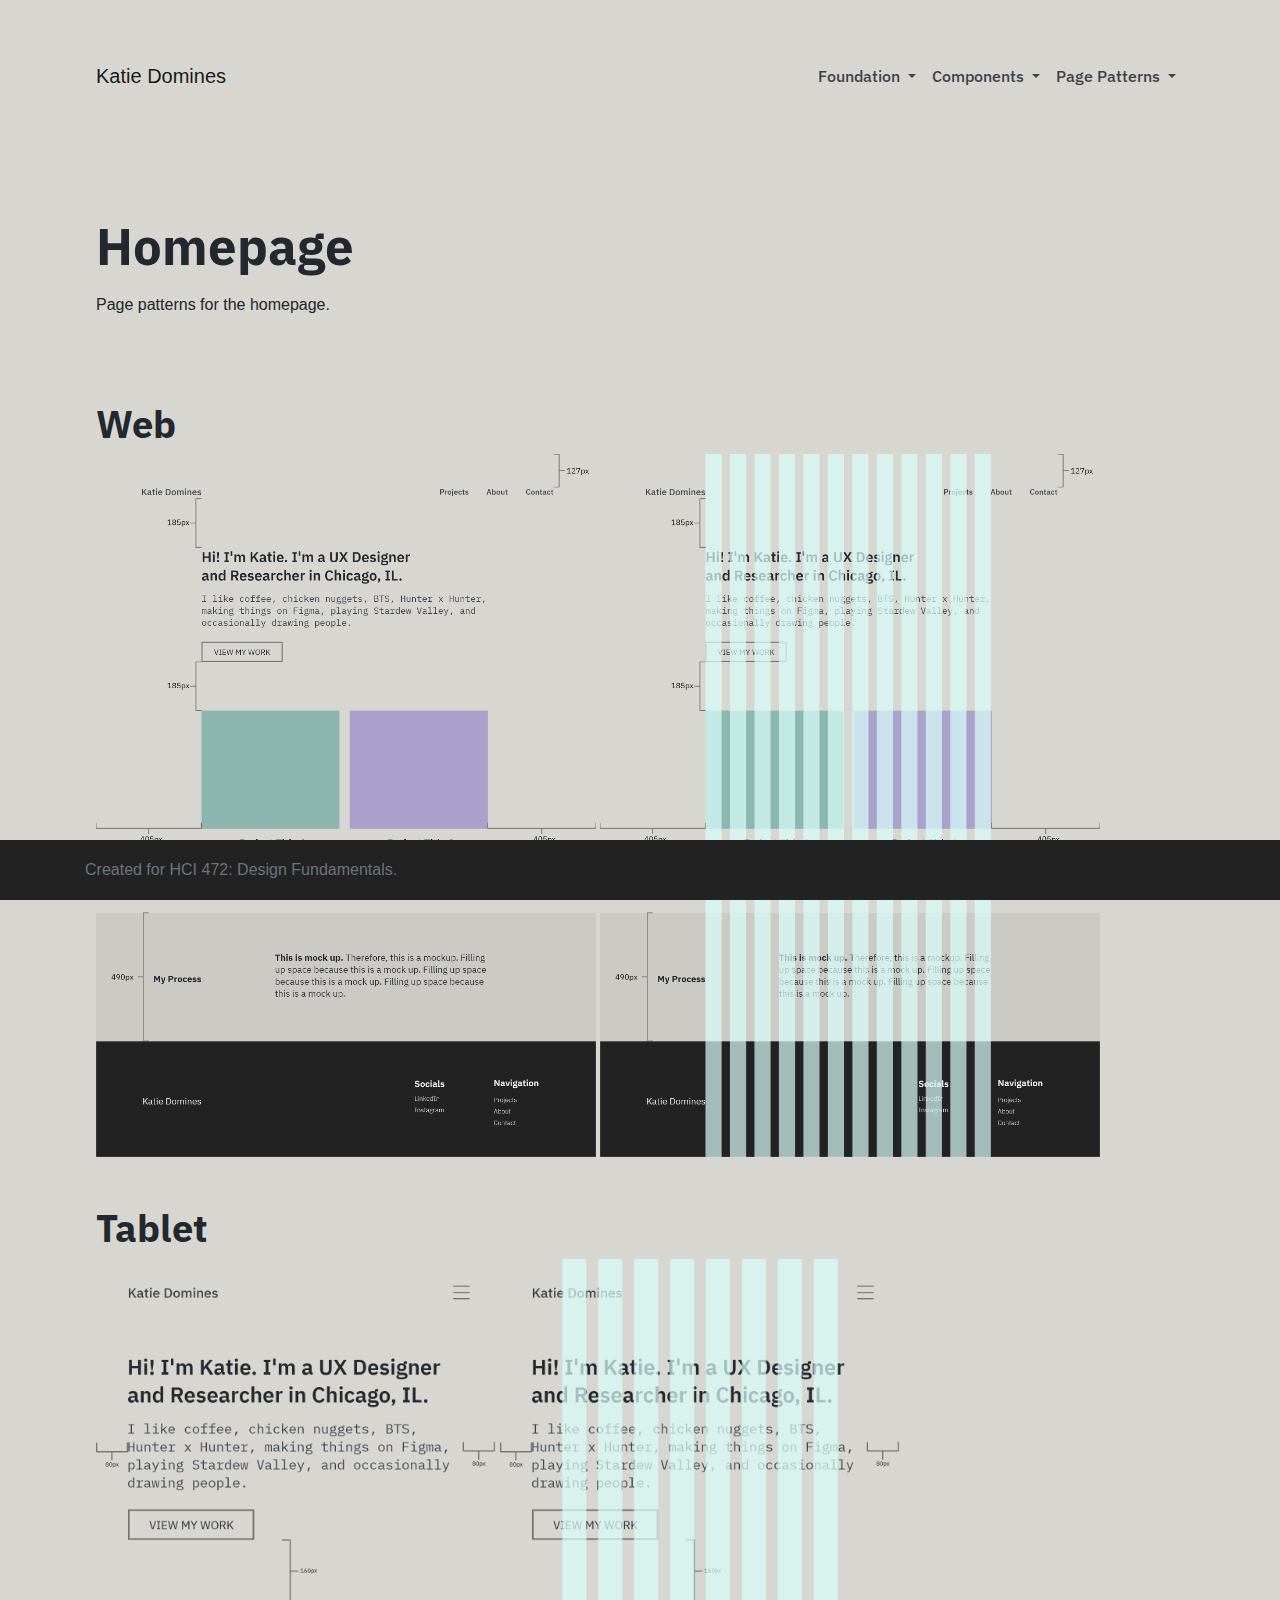
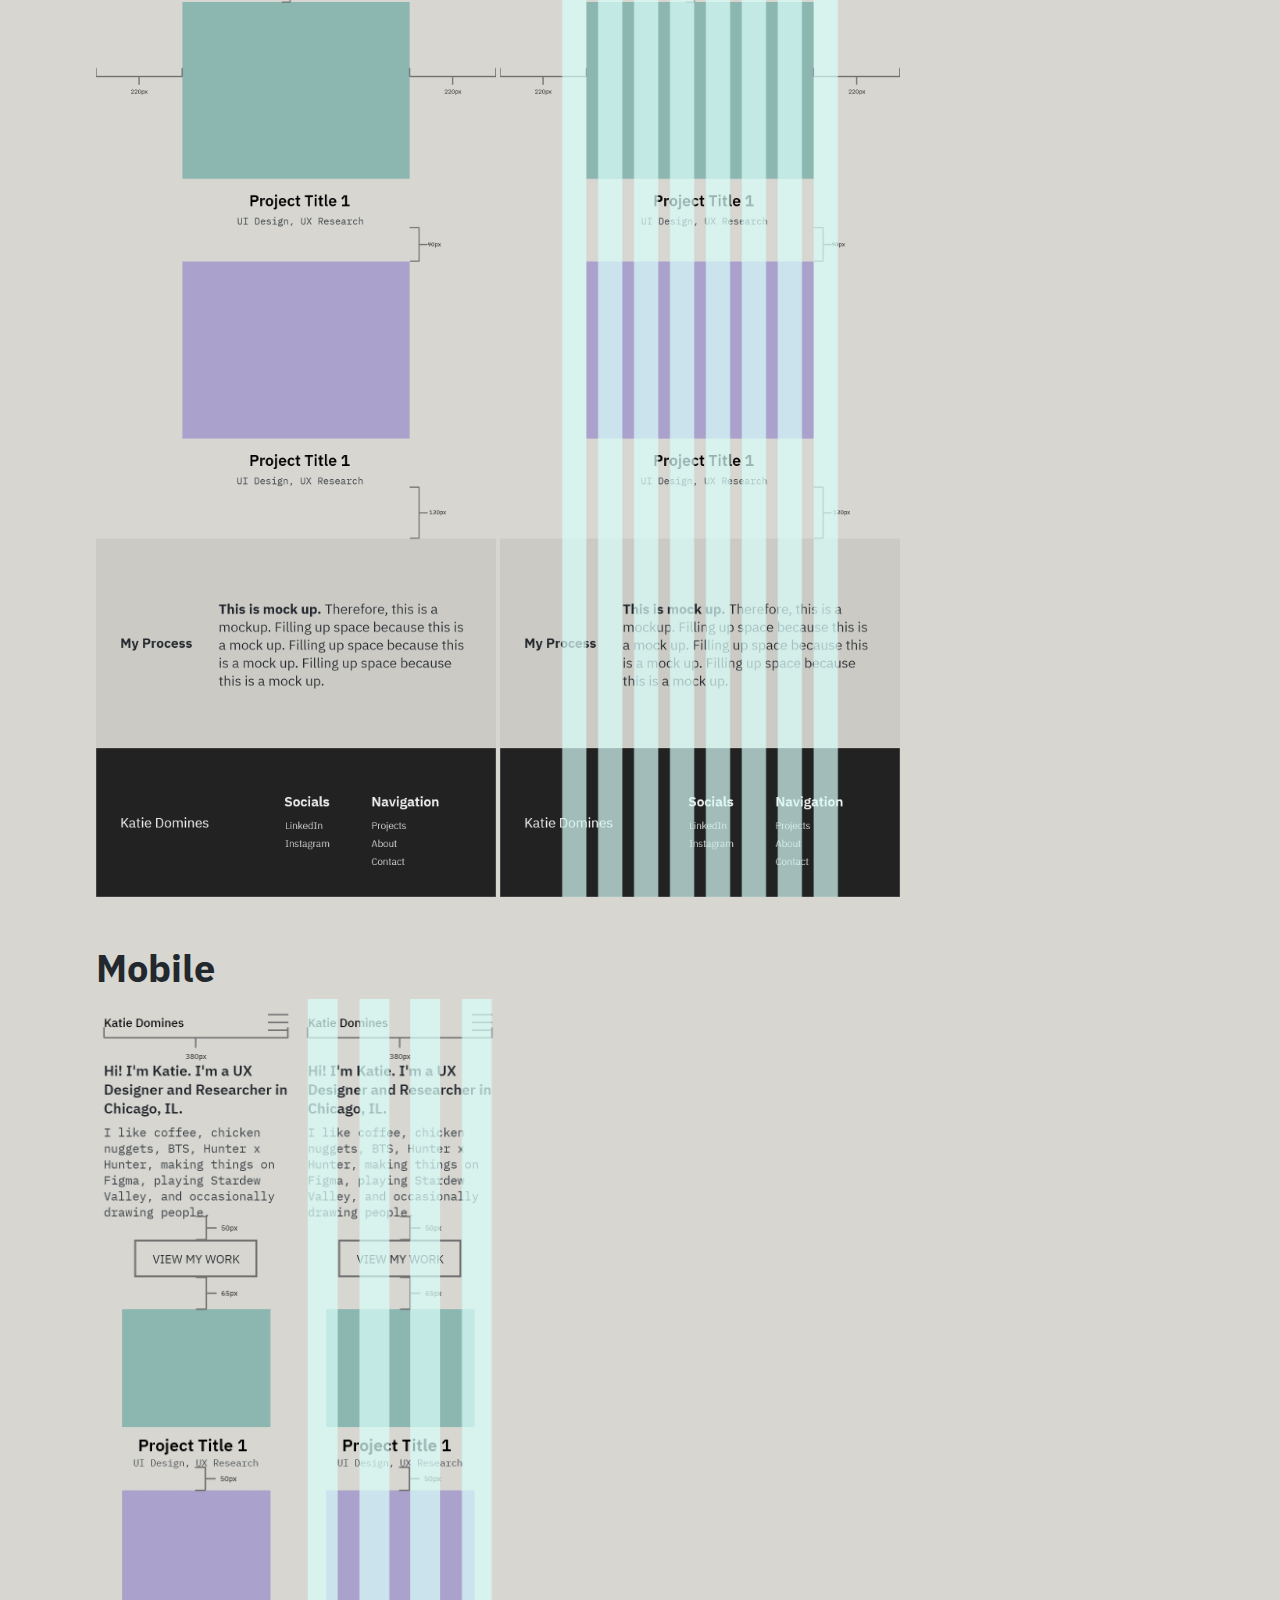
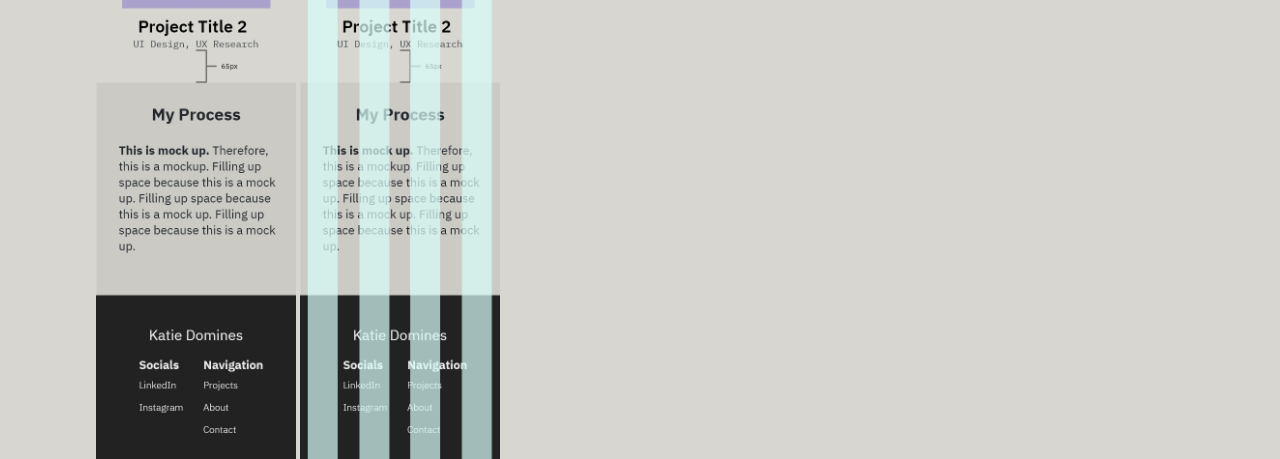
<file: KatieDomines_designsystem/homepage.html>
<!doctype html>
<html lang="en">

<head>
    <!-- Required meta tags -->
    <meta charset="utf-8">
    <meta name="viewport" content="width=device-width, initial-scale=1, shrink-to-fit=no">

    <!-- Bootstrap CSS -->
    <link rel="stylesheet" href="https://maxcdn.bootstrapcdn.com/bootstrap/4.0.0/css/bootstrap.min.css" integrity="sha384-Gn5384xqQ1aoWXA+058RXPxPg6fy4IWvTNh0E263XmFcJlSAwiGgFAW/dAiS6JXm" crossorigin="anonymous">

    <!-- Google fonts -->
    <link rel="preconnect" href="https://fonts.gstatic.com">
    <link href="https://fonts.googleapis.com/css2?family=IBM+Plex+Mono:ital,wght@0,100;0,200;0,300;0,400;0,500;0,600;0,700;1,100;1,200;1,300;1,400;1,500;1,600;1,700&family=IBM+Plex+Sans:ital,wght@0,100;0,200;0,300;0,400;0,500;0,600;0,700;1,100;1,200;1,300;1,400;1,500;1,600;1,700&display=swap" rel="stylesheet">

    <!-- Override bootstrap CSS -->
    <link rel="stylesheet" href="../css/custom.css">


</head>

<body>

    <nav class="navbar navbar-expand-lg navbar-light bg-light mt-5 mb-3 ml-5 mr-5 pl-5 pr-5">
        <!-- Brand -->
        <a class="navbar-brand" href="kdomines/designsystem/index.html">Katie Domines</a>

        <!-- Links -->
        <ul class="navbar-nav ml-auto">

            <!-- Dropdown -->
            <li class="nav-item dropdown">
                <a class="nav-link dropdown-toggle" href="#" id="navbardrop" data-toggle="dropdown">
                    Foundation
                </a>
                <div class="dropdown-menu">
                    <a class="dropdown-item" href="typography.html">Typography</a>
                    <a class="dropdown-item" href="color.html">Colors</a>
                    <a class="dropdown-item" href="logo.html">Logo</a>
                </div>
            </li>
            <li class="nav-item dropdown">
                <a class="nav-link dropdown-toggle" href="#" id="navbardrop" data-toggle="dropdown">
                    Components
                </a>
                <div class="dropdown-menu">
                    <a class="dropdown-item" href="cards.html">Cards</a>
                    <a class="dropdown-item" href="navigation.html">Navigation</a>
                    <a class="dropdown-item" href="footer.html">Footer</a>
                </div>
            </li>

            <li class="nav-item dropdown">
                <a class="nav-link dropdown-toggle" href="#" id="navbardrop" data-toggle="dropdown">
                    Page Patterns
                </a>
                <div class="dropdown-menu">
                    <a class="dropdown-item" href="homepage.html">Homepage</a>
                    <a class="dropdown-item" href="about.html">About</a>
                </div>
            </li>
        </ul>
    </nav>

    <div class="jumbotron jumbotron-fluid mt-5 ml-5 mr-5 pl-5 pr-5 mb-1">
        <h1>Homepage</h1>
        <p class="intro mt-3">Page patterns for the homepage.</p>
    </div>



    <div class="container ml-5 mr-5 pl-5 pr-5 mb-4">
        <h2>Web</h2>
        <img src="img/patterns/homeweb.jpg" style="width:500px">
        <img src="img/patterns/homeweb_grid.png" style="width:500px">
    </div>

    <div class="container mt-5 ml-5 mr-5 pl-5 pr-5 mb-4">
        <h2>Tablet</h2>
        <img src="img/patterns/hometablet.png" style="width:400px">
        <img src="img/patterns/hometablet_grid.jpg" style="width:400px">
    </div>

    <div class="container mt-5 ml-5 mr-5 pl-5 pr-5 mb-4">
        <h2>Mobile</h2>
        <img src="img/patterns/homemobile.jpg" style="width:200px">
        <img src="img/patterns/homemobile_grid.png" style="width:200px">
    </div>


    <div class="footer fixed-bottom">
        <div class="container">
            <span class="text-muted">Created for HCI 472: Design Fundamentals.</span>
        </div>
    </div>


    <!-- Optional JavaScript -->
    <!-- jQuery first, then Popper.js, then Bootstrap JS -->
    <script src="https://code.jquery.com/jquery-3.2.1.slim.min.js" integrity="sha384-KJ3o2DKtIkvYIK3UENzmM7KCkRr/rE9/Qpg6aAZGJwFDMVNA/GpGFF93hXpG5KkN" crossorigin="anonymous"></script>
    <script src="https://cdnjs.cloudflare.com/ajax/libs/popper.js/1.12.9/umd/popper.min.js" integrity="sha384-ApNbgh9B+Y1QKtv3Rn7W3mgPxhU9K/ScQsAP7hUibX39j7fakFPskvXusvfa0b4Q" crossorigin="anonymous"></script>
    <script src="https://maxcdn.bootstrapcdn.com/bootstrap/4.0.0/js/bootstrap.min.js" integrity="sha384-JZR6Spejh4U02d8jOt6vLEHfe/JQGiRRSQQxSfFWpi1MquVdAyjUar5+76PVCmYl" crossorigin="anonymous"></script>


</body></html>
</file>
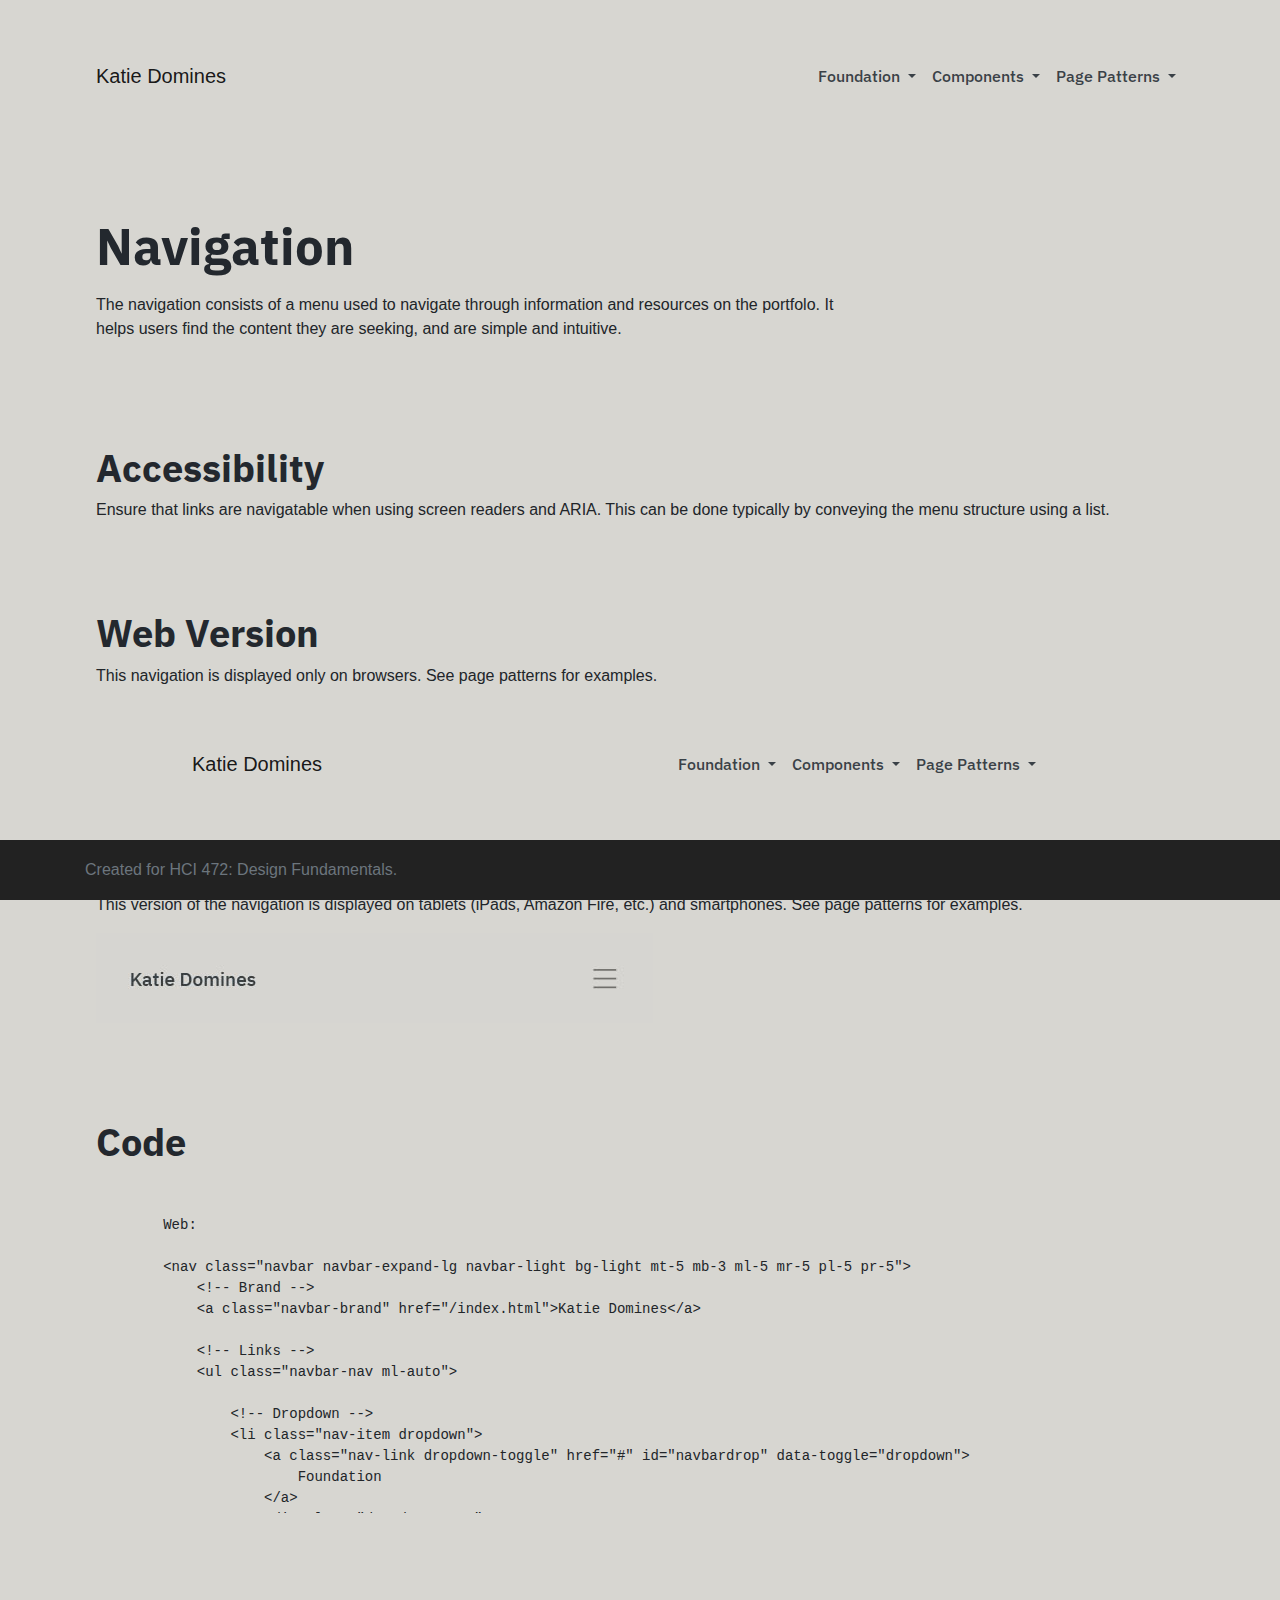
<file: KatieDomines_designsystem/navigation.html>
<!doctype html>
<html lang="en">

<head>
    <!-- Required meta tags -->
    <meta charset="utf-8">
    <meta name="viewport" content="width=device-width, initial-scale=1, shrink-to-fit=no">

    <!-- Bootstrap CSS -->
    <link rel="stylesheet" href="https://maxcdn.bootstrapcdn.com/bootstrap/4.0.0/css/bootstrap.min.css" integrity="sha384-Gn5384xqQ1aoWXA+058RXPxPg6fy4IWvTNh0E263XmFcJlSAwiGgFAW/dAiS6JXm" crossorigin="anonymous">

    <!-- Google fonts -->
    <link rel="preconnect" href="https://fonts.gstatic.com">
    <link href="https://fonts.googleapis.com/css2?family=IBM+Plex+Mono:ital,wght@0,100;0,200;0,300;0,400;0,500;0,600;0,700;1,100;1,200;1,300;1,400;1,500;1,600;1,700&family=IBM+Plex+Sans:ital,wght@0,100;0,200;0,300;0,400;0,500;0,600;0,700;1,100;1,200;1,300;1,400;1,500;1,600;1,700&display=swap" rel="stylesheet">

    <!-- Override bootstrap CSS -->
    <link rel="stylesheet" href="../css/custom.css">


</head>

<body>

    <nav class="navbar navbar-expand-lg navbar-light bg-light mt-5 mb-3 ml-5 mr-5 pl-5 pr-5">
        <!-- Brand -->
        <a class="navbar-brand" href="kdomines/designsystem/index.html">Katie Domines</a>

        <!-- Links -->
        <ul class="navbar-nav ml-auto">

            <!-- Dropdown -->
            <li class="nav-item dropdown">
                <a class="nav-link dropdown-toggle" href="#" id="navbardrop" data-toggle="dropdown">
                    Foundation
                </a>
                <div class="dropdown-menu">
                    <a class="dropdown-item" href="typography.html">Typography</a>
                    <a class="dropdown-item" href="color.html">Colors</a>
                    <a class="dropdown-item" href="logo.html">Logo</a>
                </div>
            </li>
            <li class="nav-item dropdown">
                <a class="nav-link dropdown-toggle" href="#" id="navbardrop" data-toggle="dropdown">
                    Components
                </a>
                <div class="dropdown-menu">
                    <a class="dropdown-item" href="cards.html">Cards</a>
                    <a class="dropdown-item" href="navigation.html">Navigation</a>
                    <a class="dropdown-item" href="footer.html">Footer</a>
                </div>
            </li>

            <li class="nav-item dropdown">
                <a class="nav-link dropdown-toggle" href="#" id="navbardrop" data-toggle="dropdown">
                    Page Patterns
                </a>
                <div class="dropdown-menu">
                    <a class="dropdown-item" href="homepage.html">Homepage</a>
                    <a class="dropdown-item" href="about.html">About</a>
                </div>
            </li>
        </ul>
    </nav>

    <div class="jumbotron jumbotron-fluid mt-5 ml-5 mr-5 pl-5 pr-5 mb-1">
        <h1>Navigation</h1>
        <p class="intro mt-3">The navigation consists of a menu used to navigate through information and resources on the portfolo. It helps users find the content they are seeking, and are simple and intuitive.</p>
    </div>


    <div class="container ml-5 mr-5 pl-5 pr-5 mb-4 pb-5 mt-4">

        <h2>Accessibility</h2>
        <p>Ensure that links are navigatable when using screen readers and ARIA. This can be done typically by conveying the menu structure using a list.</p>

    </div>


    <div class="container ml-5 mr-5 pl-5 pr-5 mb-4">

        <h2>Web Version</h2>
        <p>This navigation is displayed only on browsers. See page patterns for examples.</p>
        <nav class="navbar navbar-expand-lg navbar-light bg-light mt-5 mb-3 ml-5 mr-5 pl-5 pr-5">
            <!-- Brand -->
            <a class="navbar-brand" href="/index.html">Katie Domines</a>

            <!-- Links -->
            <ul class="navbar-nav ml-auto">

                <!-- Dropdown -->
                <li class="nav-item dropdown">
                    <a class="nav-link dropdown-toggle" href="#" id="navbardrop" data-toggle="dropdown">
                        Foundation
                    </a>
                    <div class="dropdown-menu">
                        <a class="dropdown-item" href="typography.html">Typography</a>
                        <a class="dropdown-item" href="color.html">Colors</a>
                        <a class="dropdown-item" href="logo.html">Logo</a>
                    </div>
                </li>
                <li class="nav-item dropdown">
                    <a class="nav-link dropdown-toggle" href="#" id="navbardrop" data-toggle="dropdown">
                        Components
                    </a>
                    <div class="dropdown-menu">
                        <a class="dropdown-item" href="cards.html">Cards</a>
                        <a class="dropdown-item" href="navigation">Navigation</a>
                        <a class="dropdown-item" href="footer.html">Footer</a>
                    </div>
                </li>

                <li class="nav-item dropdown">
                    <a class="nav-link dropdown-toggle" href="#" id="navbardrop" data-toggle="dropdown">
                        Page Patterns
                    </a>
                    <div class="dropdown-menu">
                        <a class="dropdown-item" href="homepage.html">Homepage</a>
                        <a class="dropdown-item" href="about.html">About</a>
                        <a class="dropdown-item" href="contact.html">Contact</a>
                    </div>
                </li>
            </ul>
        </nav>


    </div>

    <div class="container ml-5 mr-5 pl-5 pr-5 mb-5 pb-5 mt-5">

        <h2>Tablet and Smartphone Version</h2>
        <p>This version of the navigation is displayed on tablets (iPads, Amazon Fire, etc.) and smartphones. See page patterns for examples.</p>

        <img src="img/navtablet.jpg">

    </div>


    <div class="container ml-5 mr-5 pl-5 pr-5 mb-5 pb-5">

        <h2> Code </h2>

        <pre class="pre-scrollable mb-5"><code>
        
        Web:
        
        &lt;nav class=&quot;navbar navbar-expand-lg navbar-light bg-light mt-5 mb-3 ml-5 mr-5 pl-5 pr-5&quot;&gt;
            &lt;!-- Brand --&gt;
            &lt;a class=&quot;navbar-brand&quot; href=&quot;/index.html&quot;&gt;Katie Domines&lt;/a&gt;

            &lt;!-- Links --&gt;
            &lt;ul class=&quot;navbar-nav ml-auto&quot;&gt;

                &lt;!-- Dropdown --&gt;
                &lt;li class=&quot;nav-item dropdown&quot;&gt;
                    &lt;a class=&quot;nav-link dropdown-toggle&quot; href=&quot;#&quot; id=&quot;navbardrop&quot; data-toggle=&quot;dropdown&quot;&gt;
                        Foundation
                    &lt;/a&gt;
                    &lt;div class=&quot;dropdown-menu&quot;&gt;
                        &lt;a class=&quot;dropdown-item&quot; href=&quot;typography.html&quot;&gt;Typography&lt;/a&gt;
                        &lt;a class=&quot;dropdown-item&quot; href=&quot;color.html&quot;&gt;Colors&lt;/a&gt;
                        &lt;a class=&quot;dropdown-item&quot; href=&quot;logo.html&quot;&gt;Logo&lt;/a&gt;
                    &lt;/div&gt;
                &lt;/li&gt;
                &lt;li class=&quot;nav-item dropdown&quot;&gt;
                    &lt;a class=&quot;nav-link dropdown-toggle&quot; href=&quot;#&quot; id=&quot;navbardrop&quot; data-toggle=&quot;dropdown&quot;&gt;
                        Components
                    &lt;/a&gt;
                    &lt;div class=&quot;dropdown-menu&quot;&gt;
                        &lt;a class=&quot;dropdown-item&quot; href=&quot;cards.html&quot;&gt;Cards&lt;/a&gt;
                        &lt;a class=&quot;dropdown-item&quot; href=&quot;navigation&quot;&gt;Navigation&lt;/a&gt;
                        &lt;a class=&quot;dropdown-item&quot; href=&quot;footer.html&quot;&gt;Footer&lt;/a&gt;
                    &lt;/div&gt;
                &lt;/li&gt;

                &lt;li class=&quot;nav-item dropdown&quot;&gt;
                    &lt;a class=&quot;nav-link dropdown-toggle&quot; href=&quot;#&quot; id=&quot;navbardrop&quot; data-toggle=&quot;dropdown&quot;&gt;
                        Page Patterns
                    &lt;/a&gt;
                    &lt;div class=&quot;dropdown-menu&quot;&gt;
                        &lt;a class=&quot;dropdown-item&quot; href=&quot;homepage.html&quot;&gt;Homepage&lt;/a&gt;
                        &lt;a class=&quot;dropdown-item&quot; href=&quot;about.html&quot;&gt;About&lt;/a&gt;
                        &lt;a class=&quot;dropdown-item&quot; href=&quot;contact.html&quot;&gt;Contact&lt;/a&gt;
                    &lt;/div&gt;
                &lt;/li&gt;
            &lt;/ul&gt;
        &lt;/nav&gt;
        
        
</code></pre>

    </div>



    <div class="footer fixed-bottom">
        <div class="container">
            <span class="text-muted">Created for HCI 472: Design Fundamentals.</span>
        </div>
    </div>


    <!-- Optional JavaScript -->
    <!-- jQuery first, then Popper.js, then Bootstrap JS -->
    <script src="https://code.jquery.com/jquery-3.2.1.slim.min.js" integrity="sha384-KJ3o2DKtIkvYIK3UENzmM7KCkRr/rE9/Qpg6aAZGJwFDMVNA/GpGFF93hXpG5KkN" crossorigin="anonymous"></script>
    <script src="https://cdnjs.cloudflare.com/ajax/libs/popper.js/1.12.9/umd/popper.min.js" integrity="sha384-ApNbgh9B+Y1QKtv3Rn7W3mgPxhU9K/ScQsAP7hUibX39j7fakFPskvXusvfa0b4Q" crossorigin="anonymous"></script>
    <script src="https://maxcdn.bootstrapcdn.com/bootstrap/4.0.0/js/bootstrap.min.js" integrity="sha384-JZR6Spejh4U02d8jOt6vLEHfe/JQGiRRSQQxSfFWpi1MquVdAyjUar5+76PVCmYl" crossorigin="anonymous"></script>


</body></html>
</file>
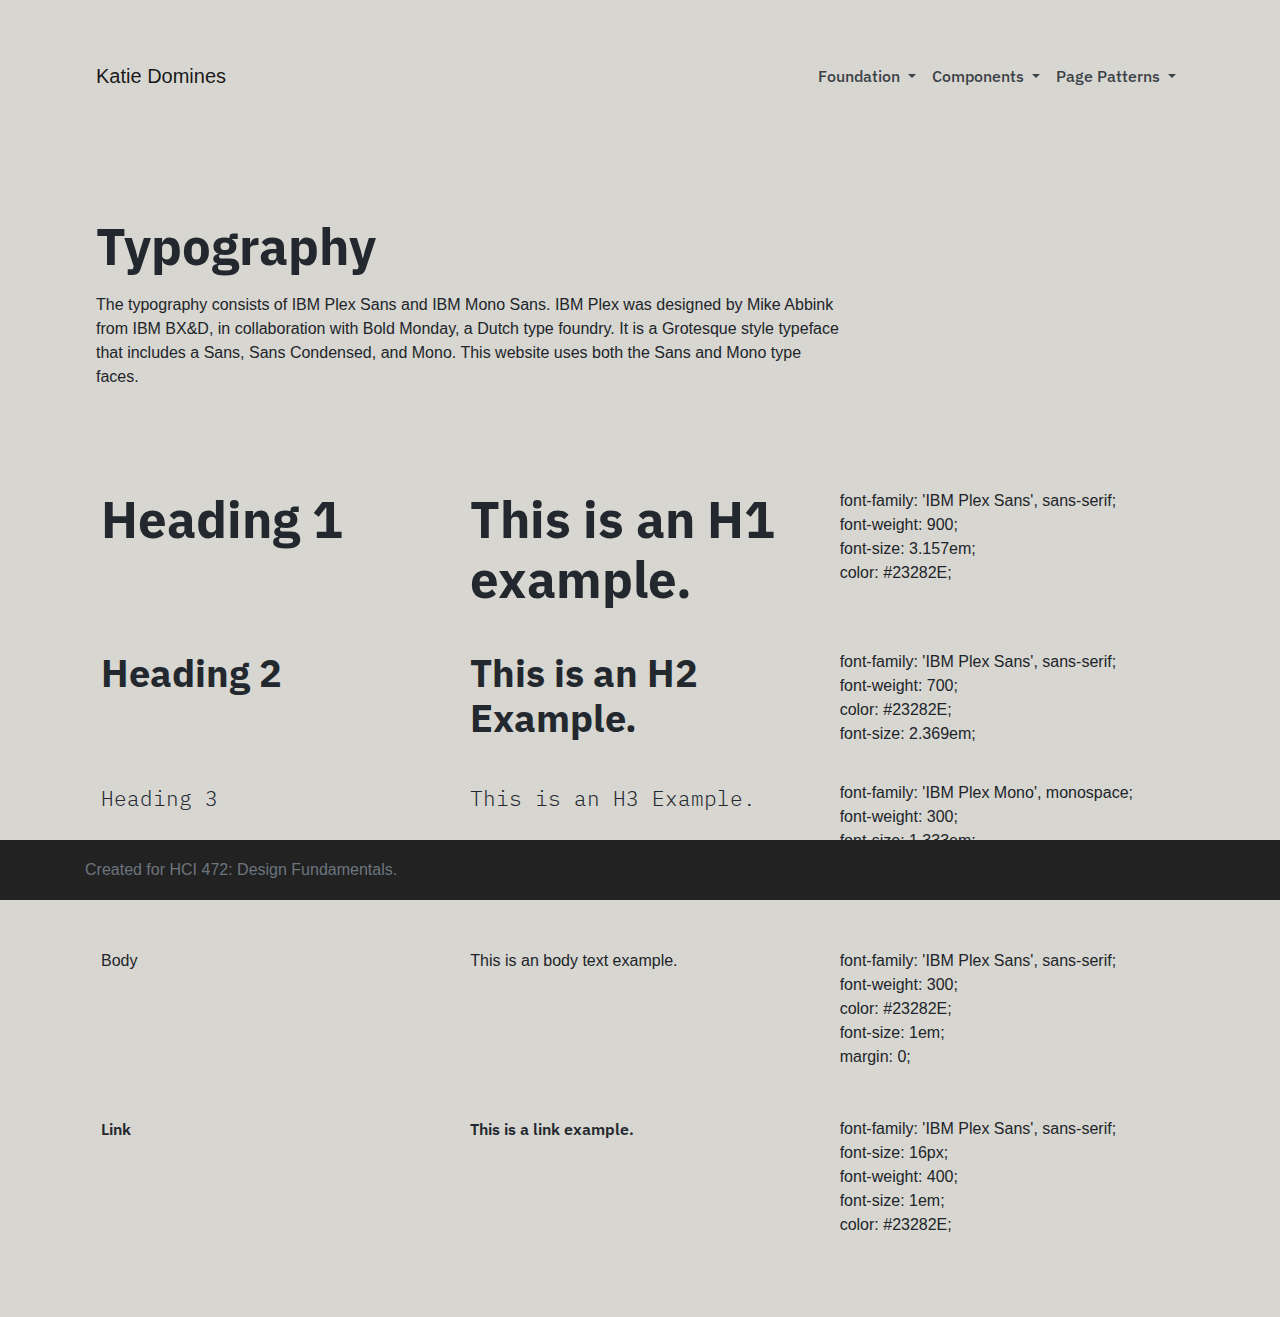
<file: KatieDomines_designsystem/typography.html>
<!doctype html>
<html lang="en">

<head>
    <!-- Required meta tags -->
    <meta charset="utf-8">
    <meta name="viewport" content="width=device-width, initial-scale=1, shrink-to-fit=no">

    <!-- Bootstrap CSS -->
    <link rel="stylesheet" href="https://maxcdn.bootstrapcdn.com/bootstrap/4.0.0/css/bootstrap.min.css" integrity="sha384-Gn5384xqQ1aoWXA+058RXPxPg6fy4IWvTNh0E263XmFcJlSAwiGgFAW/dAiS6JXm" crossorigin="anonymous">

    <!-- Google fonts -->
    <link rel="preconnect" href="https://fonts.gstatic.com">
    <link href="https://fonts.googleapis.com/css2?family=IBM+Plex+Mono:ital,wght@0,100;0,200;0,300;0,400;0,500;0,600;0,700;1,100;1,200;1,300;1,400;1,500;1,600;1,700&family=IBM+Plex+Sans:ital,wght@0,100;0,200;0,300;0,400;0,500;0,600;0,700;1,100;1,200;1,300;1,400;1,500;1,600;1,700&display=swap" rel="stylesheet">

    <!-- Override bootstrap CSS -->
    <link rel="stylesheet" href="../css/custom.css">


</head>

<body>

    <nav class="navbar navbar-expand-lg navbar-light bg-light mt-5 mb-3 ml-5 mr-5 pl-5 pr-5">
        <!-- Brand -->
        <a class="navbar-brand" href="kdomines/designsystem/index.html">Katie Domines</a>

        <!-- Links -->
        <ul class="navbar-nav ml-auto">

            <!-- Dropdown -->
            <li class="nav-item dropdown">
                <a class="nav-link dropdown-toggle" href="#" id="navbardrop" data-toggle="dropdown">
                    Foundation
                </a>
                <div class="dropdown-menu">
                    <a class="dropdown-item" href="typography.html">Typography</a>
                    <a class="dropdown-item" href="color.html">Colors</a>
                    <a class="dropdown-item" href="logo.html">Logo</a>
                </div>
            </li>
            <li class="nav-item dropdown">
                <a class="nav-link dropdown-toggle" href="#" id="navbardrop" data-toggle="dropdown">
                    Components
                </a>
                <div class="dropdown-menu">
                    <a class="dropdown-item" href="cards.html">Cards</a>
                    <a class="dropdown-item" href="navigation.html">Navigation</a>
                    <a class="dropdown-item" href="footer.html">Footer</a>
                </div>
            </li>

            <li class="nav-item dropdown">
                <a class="nav-link dropdown-toggle" href="#" id="navbardrop" data-toggle="dropdown">
                    Page Patterns
                </a>
                <div class="dropdown-menu">
                    <a class="dropdown-item" href="homepage.html">Homepage</a>
                    <a class="dropdown-item" href="about.html">About</a>
                </div>
            </li>
        </ul>
    </nav>

    <div class="jumbotron jumbotron-fluid mt-5 ml-5 mr-5 pl-5 pr-5 mb-1">
        <h1>Typography</h1>
        <p class="intro mt-3">The typography consists of IBM Plex Sans and IBM Mono Sans. IBM Plex was designed by Mike Abbink from IBM BX&D, in collaboration with Bold Monday, a Dutch type foundry. It is a Grotesque style typeface that includes a Sans, Sans Condensed, and Mono. This website uses both the Sans and Mono type faces.</p>
    </div>

    <div class="container mb-4 pb-5">

        <div class="row p-3">
            <div class="col">
                <h1>Heading 1</h1>
            </div>
            <div class="col">
                <h1>This is an H1 example.</h1>
            </div>
            <div class="col">
                <p> font-family: 'IBM Plex Sans', sans-serif;<br>
                    font-weight: 900;<br>
                    font-size: 3.157em;<br>
                    color: #23282E;</p>
            </div>
        </div>

        <div class="row p-3">
            <div class="col">
                <h2>Heading 2</h2>
            </div>
            <div class="col">
                <h2>This is an H2 Example.</h2>
            </div>
            <div class="col">
                font-family: 'IBM Plex Sans', sans-serif;<br>
                font-weight: 700;<br>
                color: #23282E;<br>
                font-size: 2.369em;
            </div>
        </div>

        <div class="row p-3">
            <div class="col">
                <h3>Heading 3</h3>
            </div>
            <div class="col">
                <h3>This is an H3 Example.</h3>
            </div>
            <div class="col">
                <p> font-family: 'IBM Plex Mono', monospace;<br>
                    font-weight: 300;<br>
                    font-size: 1.333em;<br>
                    color: #23282E;<br>
                    line-height: 35px;
            </div>
        </div>


        <div class="row p-3">
            <div class="col">
                <p>Body</p>
            </div>
            <div class="col">
                <p>This is an body text example.</p>
            </div>
            <div class="col">
                <p> font-family: 'IBM Plex Sans', sans-serif;<br>
                    font-weight: 300;<br>
                    color: #23282E;<br>
                    font-size: 1em;<br>
                    margin: 0;
            </div>
        </div>


        <div class="row p-3">
            <div class="col">
                <p class="link">Link</p>
            </div>
            <div class="col">
                <a class="link">This is a link example.</a>
            </div>
            <div class="col">
                <p> font-family: 'IBM Plex Sans', sans-serif;<br>
                    font-size: 16px;<br>
                    font-weight: 400;<br>
                    font-size: 1em;<br>
                    color: #23282E;<br>
            </div>
        </div>
    </div>




    <div class="footer fixed-bottom">
        <div class="container">
            <span class="text-muted">Created for HCI 472: Design Fundamentals.</span>
        </div>
    </div>


    <!-- Optional JavaScript -->
    <!-- jQuery first, then Popper.js, then Bootstrap JS -->
    <script src="https://code.jquery.com/jquery-3.2.1.slim.min.js" integrity="sha384-KJ3o2DKtIkvYIK3UENzmM7KCkRr/rE9/Qpg6aAZGJwFDMVNA/GpGFF93hXpG5KkN" crossorigin="anonymous"></script>
    <script src="https://cdnjs.cloudflare.com/ajax/libs/popper.js/1.12.9/umd/popper.min.js" integrity="sha384-ApNbgh9B+Y1QKtv3Rn7W3mgPxhU9K/ScQsAP7hUibX39j7fakFPskvXusvfa0b4Q" crossorigin="anonymous"></script>
    <script src="https://maxcdn.bootstrapcdn.com/bootstrap/4.0.0/js/bootstrap.min.js" integrity="sha384-JZR6Spejh4U02d8jOt6vLEHfe/JQGiRRSQQxSfFWpi1MquVdAyjUar5+76PVCmYl" crossorigin="anonymous"></script>


</body></html>
</file>
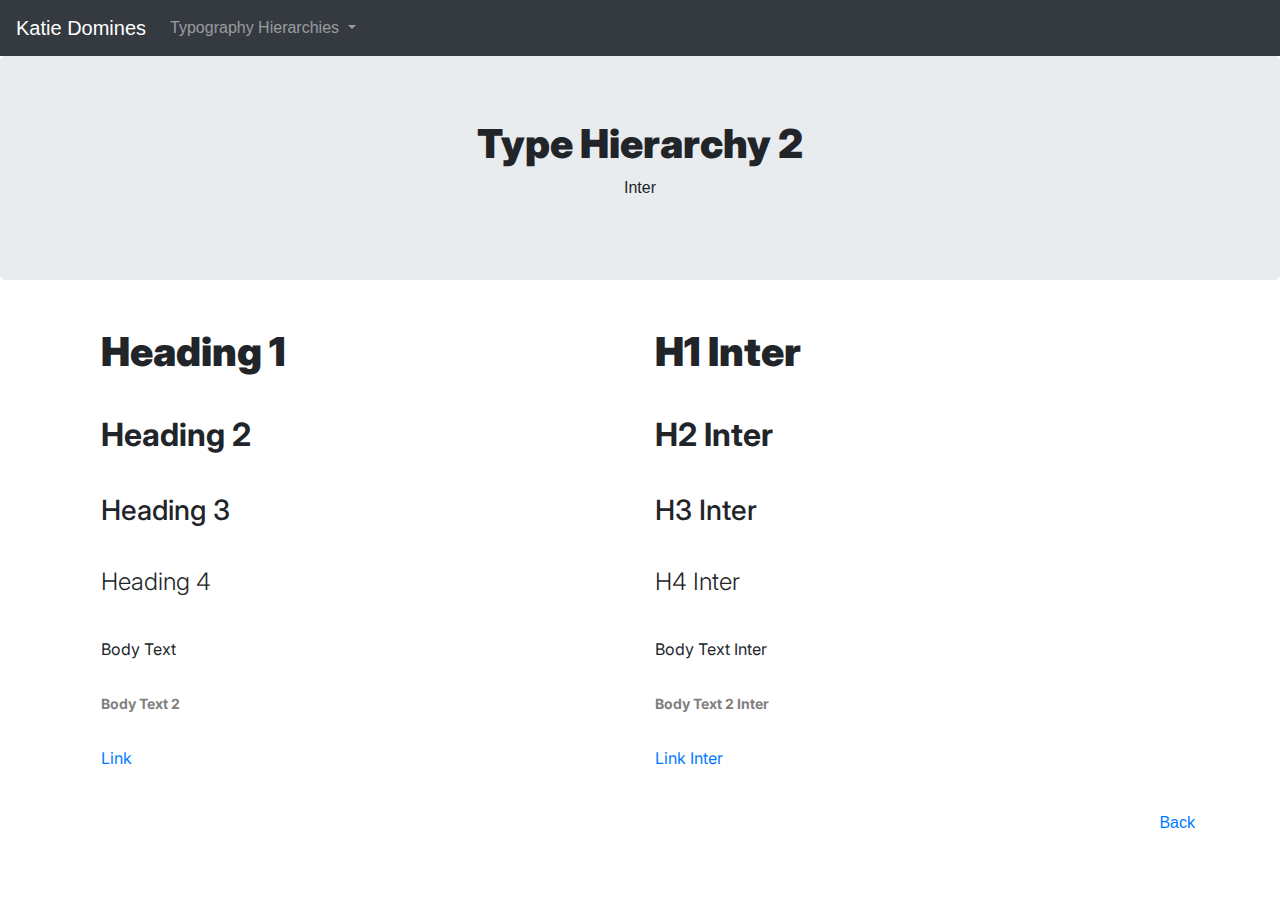
<file: types/Inter.html>
<!doctype html>
<html lang="en">

<head>
    <!-- Required meta tags -->
    <meta charset="utf-8">
    <meta name="viewport" content="width=device-width, initial-scale=1, shrink-to-fit=no">
    <link href="https://fonts.googleapis.com/css2?family=Inter:wght@400;700&family=Lato:wght@400;700&family=News+Cycle:wght@400;700&family=Noto+Serif:ital,wght@0,400;1,700&display=swap" rel="stylesheet">
    <!-- Bootstrap CSS -->
    <link rel="stylesheet" href="../css/bootstrap.min.css">
    <link rel="stylesheet" href="../css/stylesheet2.css">
</head>


<body>

    <nav class="navbar navbar-expand-sm bg-dark navbar-dark">
        <!-- Brand -->
        <a class="navbar-brand" href="../index.html">Katie Domines</a>

        <!-- Links -->
        <ul class="navbar-nav">

            <!-- Dropdown -->
            <li class="nav-item dropdown">
                <a class="nav-link dropdown-toggle" href="#" id="navbardrop" data-toggle="dropdown">
                    Typography Hierarchies
                </a>
                <div class="dropdown-menu">
                    <a class="dropdown-item" href="Lato.html">Lato & Noto Serif</a>
                    <a class="dropdown-item" href="Inter.html">Inter</a>
                    <a class="dropdown-item" href="NewsCycle.html">News Cycle</a>
                </div>
            </li>
        </ul>
    </nav>


    <div class="jumbotron text-center">
        <h1>Type Hierarchy 2</h1>
        <p>Inter</p>
    </div>



    <div class="container">

        <div class="row p-3">
            <div class="col">
                <h1>Heading 1</h1>
            </div>
            <div class="col">
                <h1>H1 Inter</h1>
            </div>
        </div>

        <div class="row p-3">
            <div class="col">
                <h2>Heading 2</h2>
            </div>
            <div class="col">
                <h2>H2 Inter</h2>
            </div>
        </div>

        <div class="row p-3">
            <div class="col">
                <h3>Heading 3</h3>
            </div>
            <div class="col">
                <h3>H3 Inter</h3>
            </div>

        </div>


        <div class="row p-3">
            <div class="col">
                <h4>Heading 4</h4>
            </div>
            <div class="col">
                <h4>H4 Inter</h4>
            </div>

        </div>


        <div class="row p-3">
            <div class="col">
                <p class="body1">Body Text</p>
            </div>
            <div class="col">
                <p class="body1">Body Text Inter</p>
            </div>

        </div>

        <div class="row p-3">
            <div class="col">
                <p class="body2">Body Text 2</p>
            </div>
            <div class="col">
                <p class="body2">Body Text 2 Inter</p>
            </div>

        </div>

        <div class="row p-3">
            <div class="col">
                <a class="link">Link</a>
            </div>
            <div class="col">
                <a class="link">Link Inter</a>
            </div>

        </div>


        <div class="row mt-4 mb-4 text-right">
            <div class="col">
                <a href="javascript:history.back()">Back</a>
            </div>
        </div>

        <!-- Optional JavaScript -->
        <!-- jQuery first, then Popper.js, then Bootstrap JS -->
        <script src="https://code.jquery.com/jquery-3.2.1.slim.min.js" integrity="sha384-KJ3o2DKtIkvYIK3UENzmM7KCkRr/rE9/Qpg6aAZGJwFDMVNA/GpGFF93hXpG5KkN" crossorigin="anonymous"></script>
        <script src="https://cdnjs.cloudflare.com/ajax/libs/popper.js/1.12.9/umd/popper.min.js" integrity="sha384-ApNbgh9B+Y1QKtv3Rn7W3mgPxhU9K/ScQsAP7hUibX39j7fakFPskvXusvfa0b4Q" crossorigin="anonymous"></script>
        <script src="https://maxcdn.bootstrapcdn.com/bootstrap/4.0.0/js/bootstrap.min.js" integrity="sha384-JZR6Spejh4U02d8jOt6vLEHfe/JQGiRRSQQxSfFWpi1MquVdAyjUar5+76PVCmYl" crossorigin="anonymous"></script>


</body>

</html>
</file>
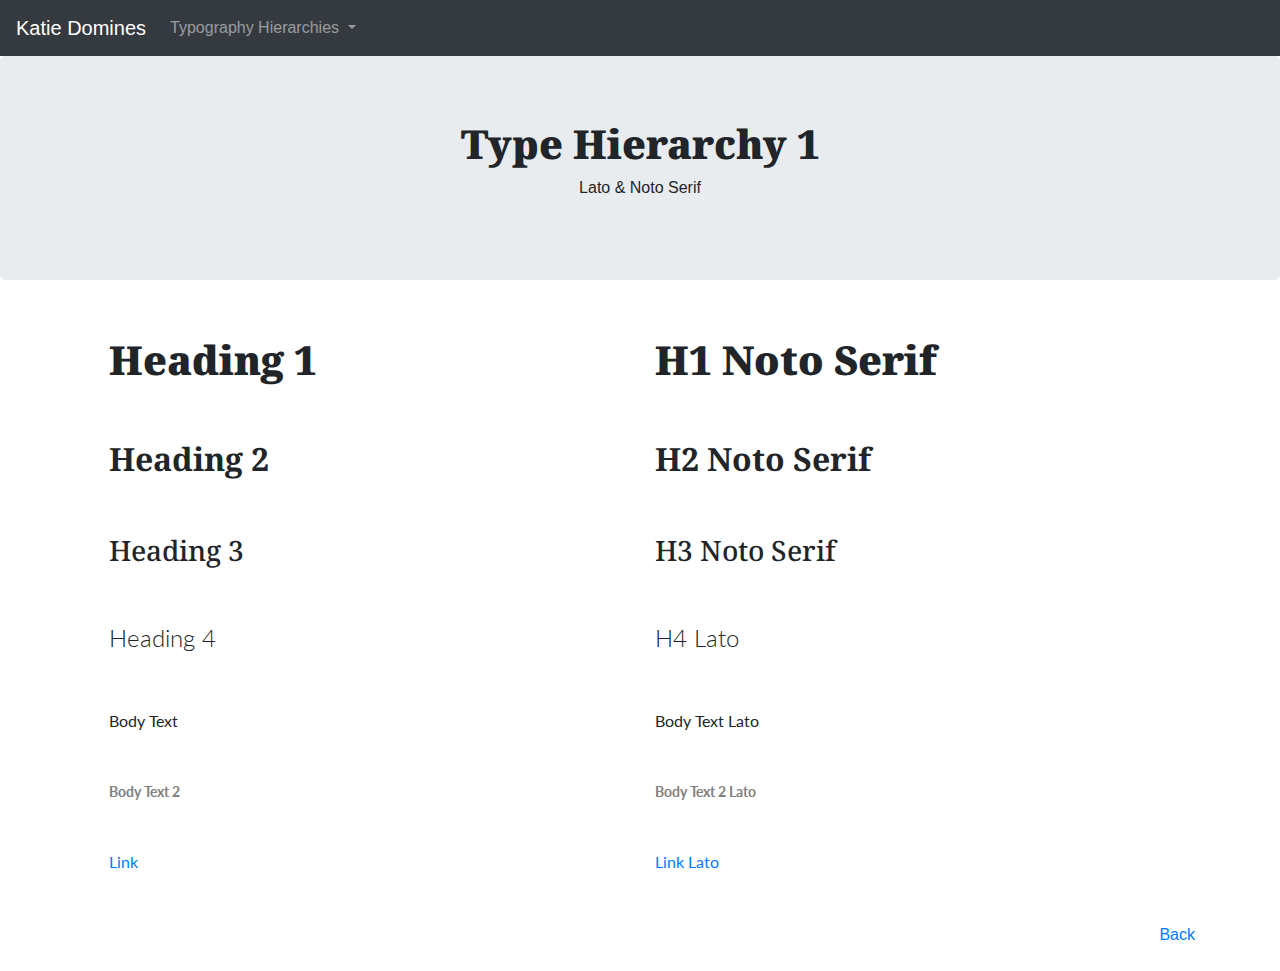
<file: types/Lato.html>
<!doctype html>
<html lang="en">

<head>
    <!-- Required meta tags -->
    <meta charset="utf-8">
    <meta name="viewport" content="width=device-width, initial-scale=1, shrink-to-fit=no">
    <link href="https://fonts.googleapis.com/css2?family=Inter:wght@400;700&family=Lato:wght@400;700&family=News+Cycle:wght@400;700&family=Noto+Serif:ital,wght@0,400;1,700&display=swap" rel="stylesheet">
    <!-- Bootstrap CSS -->
    <link rel="stylesheet" href="../css/bootstrap.min.css">
    <link rel="stylesheet" href="../css/stylesheet1.css">
</head>

<body>

    <nav class="navbar navbar-expand-sm bg-dark navbar-dark">
        <!-- Brand -->
        <a class="navbar-brand" href="../index.html">Katie Domines</a>

        <!-- Links -->
        <ul class="navbar-nav">

            <!-- Dropdown -->
            <li class="nav-item dropdown">
                <a class="nav-link dropdown-toggle" href="#" id="navbardrop" data-toggle="dropdown">
                    Typography Hierarchies
                </a>
                <div class="dropdown-menu">
                    <a class="dropdown-item" href="Lato.html">Lato & Noto Serif</a>
                    <a class="dropdown-item" href="Inter.html">Inter</a>
                    <a class="dropdown-item" href="NewsCycle.html">News Cycle</a>
                </div>
            </li>
        </ul>
    </nav>


    <div class="jumbotron text-center">
        <h1>Type Hierarchy 1</h1>
        <p>Lato & Noto Serif</p>
    </div>



    <div class="container">

        <div class="row p-4">
            <div class="col">
                <h1>Heading 1</h1>
            </div>
            <div class="col">
                <h1>H1 Noto Serif</h1>
            </div>
        </div>

        <div class="row p-4">
            <div class="col">
                <h2>Heading 2</h2>
            </div>
            <div class="col">
                <h2>H2 Noto Serif</h2>
            </div>
        </div>

        <div class="row p-4">
            <div class="col">
                <h3>Heading 3</h3>
            </div>
            <div class="col">
                <h3>H3 Noto Serif</h3>
            </div>

        </div>


        <div class="row p-4">
            <div class="col">
                <h4>Heading 4</h4>
            </div>
            <div class="col">
                <h4>H4 Lato</h4>
            </div>

        </div>


        <div class="row p-4">
            <div class="col">
                <p class="body1">Body Text</p>
            </div>
            <div class="col">
                <p class="body1">Body Text Lato</p>
            </div>

        </div>

        <div class="row p-4">
            <div class="col">
                <p class="body2">Body Text 2</p>
            </div>
            <div class="col">
                <p class="body2">Body Text 2 Lato</p>
            </div>

        </div>

        <div class="row p-4">
            <div class="col">
                <a class="link">Link</a>
            </div>
            <div class="col">
                <a class="link">Link Lato</a>
            </div>

        </div>


        <div class="row mt-4 mb-4 text-right">
            <div class="col">
                <a href="javascript:history.back()">Back</a>
            </div>
        </div>

</body>

</html>
</file>
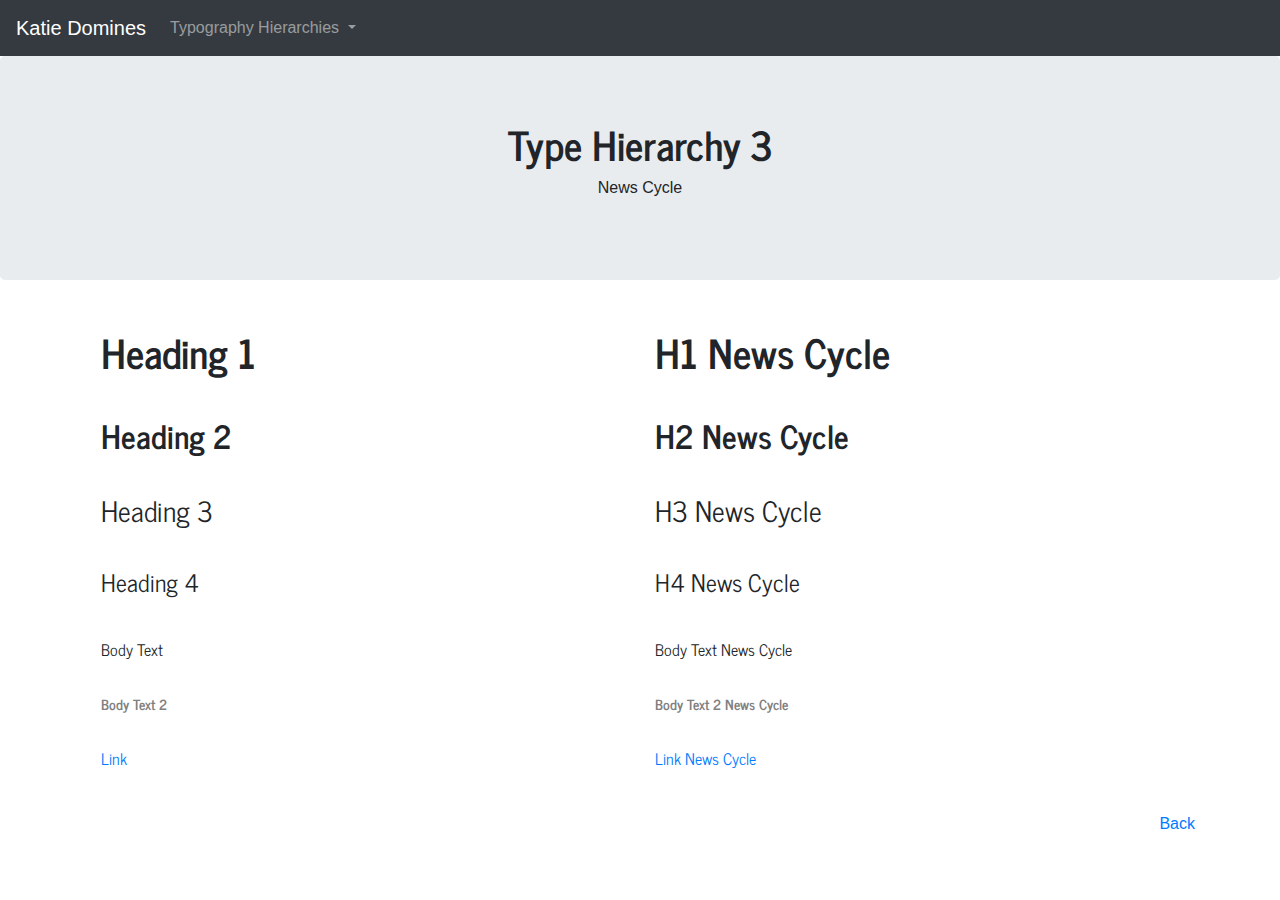
<file: types/NewsCycle.html>
<!doctype html>
<html lang="en">

<head>
    <!-- Required meta tags -->
    <meta charset="utf-8">
    <meta name="viewport" content="width=device-width, initial-scale=1, shrink-to-fit=no">
    <link href="https://fonts.googleapis.com/css2?family=Inter:wght@400;700&family=Lato:wght@400;700&family=News+Cycle:wght@400;700&family=Noto+Serif:ital,wght@0,400;1,700&display=swap" rel="stylesheet">
    <!-- Bootstrap CSS -->
    <link rel="stylesheet" href="../css/bootstrap.min.css">
    <link rel="stylesheet" href="../css/stylesheet3.css">
</head>


<body>

    <nav class="navbar navbar-expand-sm bg-dark navbar-dark">
        <!-- Brand -->
        <a class="navbar-brand" href="../index.html">Katie Domines</a>

        <!-- Links -->
        <ul class="navbar-nav">

            <!-- Dropdown -->
            <li class="nav-item dropdown">
                <a class="nav-link dropdown-toggle" href="#" id="navbardrop" data-toggle="dropdown">
                    Typography Hierarchies
                </a>
                <div class="dropdown-menu">
                    <a class="dropdown-item" href="Lato.html">Lato & Noto Serif</a>
                    <a class="dropdown-item" href="Inter.html">Inter</a>
                    <a class="dropdown-item" href="NewsCycle.html">News Cycle</a>
                </div>
            </li>
        </ul>
    </nav>


    <div class="jumbotron text-center">
        <h1>Type Hierarchy 3</h1>
        <p>News Cycle</p>
    </div>



    <div class="container">

        <div class="row p-3">
            <div class="col">
                <h1>Heading 1</h1>
            </div>
            <div class="col">
                <h1>H1 News Cycle</h1>
            </div>
        </div>

        <div class="row p-3">
            <div class="col">
                <h2>Heading 2</h2>
            </div>
            <div class="col">
                <h2>H2 News Cycle</h2>
            </div>
        </div>

        <div class="row p-3">
            <div class="col">
                <h3>Heading 3</h3>
            </div>
            <div class="col">
                <h3>H3 News Cycle</h3>
            </div>

        </div>


        <div class="row p-3">
            <div class="col">
                <h4>Heading 4</h4>
            </div>
            <div class="col">
                <h4>H4 News Cycle</h4>
            </div>

        </div>


        <div class="row p-3">
            <div class="col">
                <p class="body1">Body Text</p>
            </div>
            <div class="col">
                <p class="body1">Body Text News Cycle</p>
            </div>

        </div>

        <div class="row p-3">
            <div class="col">
                <p class="body2">Body Text 2</p>
            </div>
            <div class="col">
                <p class="body2">Body Text 2 News Cycle</p>
            </div>

        </div>

        <div class="row p-3">
            <div class="col">
                <a class="link">Link</a>
            </div>
            <div class="col">
                <a class="link">Link News Cycle</a>
            </div>

        </div>

        <div class="row mt-4 mb-4 text-right">
            <div class="col">
                <a href="javascript:history.back()">Back</a>
            </div>
        </div>

        <!-- Optional JavaScript -->
        <!-- jQuery first, then Popper.js, then Bootstrap JS -->
        <script src="https://code.jquery.com/jquery-3.2.1.slim.min.js" integrity="sha384-KJ3o2DKtIkvYIK3UENzmM7KCkRr/rE9/Qpg6aAZGJwFDMVNA/GpGFF93hXpG5KkN" crossorigin="anonymous"></script>
        <script src="https://cdnjs.cloudflare.com/ajax/libs/popper.js/1.12.9/umd/popper.min.js" integrity="sha384-ApNbgh9B+Y1QKtv3Rn7W3mgPxhU9K/ScQsAP7hUibX39j7fakFPskvXusvfa0b4Q" crossorigin="anonymous"></script>
        <script src="https://maxcdn.bootstrapcdn.com/bootstrap/4.0.0/js/bootstrap.min.js" integrity="sha384-JZR6Spejh4U02d8jOt6vLEHfe/JQGiRRSQQxSfFWpi1MquVdAyjUar5+76PVCmYl" crossorigin="anonymous"></script>


</body>

</html>
</file>
<file: css/custom.css>
h1 {
    font-family: 'IBM Plex Sans', sans-serif;
    font-weight: 900;
    font-size: 3.157em;
    color: #23282E;
}

h2 {
    font-family: 'IBM Plex Sans', sans-serif;
    font-weight: 700;
    color: #23282E;
    font-size: 2.369em;
}

h3 {
    font-family: 'IBM Plex Mono', monospace;
    font-weight: 300;
    font-size: 1.333em;
    color: #23282E;
    line-height: 35px;
}

h4 {
    font-family: 'IBM Plex Sans', sans-serif;
    font-weight: 300;
    font-size: 1em;
}

.p {
    font-family: 'IBM Plex Sans', sans-serif;
    font-weight: 300;
    color: #23282E;
    font-size: 1em;
    margin: 0;
}

.body2 {
    font-family: 'IBM Plex Sans', sans-serif;
    font-size: 14px;
    font-weight: 600;
    font-weight: bold;
    color: grey;
    margin: 0;
}

.a {
    font-family: 'IBM Plex Sans', sans-serif;
    font-size: 16px;
    font-weight: 400;
    font-size: 1em;
    color: #23282E !important;
}

.link {
    font-family: 'IBM Plex Sans', sans-serif;
    font-size: 16px;
    font-weight: 600;
    font-size: 1em;
    color: #23282E !important;
}

.fontsize {
    font-size: 14px;
}

body {
    background-color: #D7D6D1;
}

.jumbotron {
    background-color: transparent !important;
}

.navbar {
    background-color: transparent !important;

}

.dropdown-menu {
    background-color: #eeeeee;
    font-family: 'IBM Plex Sans', sans-serif;
    font-weight: 500;
    color: #3A4147;
}

.dropdown-item {
    background-color: #eeeeee;
}


/* change the link color */
.navbar-light .navbar-nav .nav-link {
    font-family: 'IBM Plex Sans', sans-serif;
    font-weight: 500;
    color: #3A4147;
    background-color: transparent !important;
}

/* change the brand and text color */
font-family: 'IBM Plex Sans',
sans-serif;
font-weight: 500;
color: #3A4147;
}

.card {
    background-color: transparent !important;

}

html,
body {
    height: 100%
}

.footer {
    position: fixed;
    bottom: 0;
    width: 100%;
    /* Set the fixed height of the footer here */
    height: 60px;
    line-height: 60px;
    /* Vertically center the text there */
    background-color: #222222;

}


section1 {
    padding: 2rem;
    background-color: #CBCAC5;
}

.bg-primary {
    background-color: #CBCAC5 !important;
    color: #fff;
}

.bg-gray {
    background-color: #CBCAC5;
}

.intro {
    width: 750px;
}

$theme-colors: ("primary": #3A417,


);

.btn-primary:hover {
    background-color: transparent !important;
    border: 1px solid;
    border-color: #23282E;
    border-radius: 0 !important;
    font-family: 'IBM Plex Sans', sans-serif;
    font-weight: 500;
    color: #23282E;
}



.button {

    background-color: transparent !important;
    border: 1px solid;
    border-color: #23282E;
    border-radius: 0 !important;
    font-family: 'IBM Plex Sans', sans-serif;
    font-weight: 500;
    color: #23282E;
}


.btn-primary {

    background-color: transparent !important;
    border: 1px solid;
    border-color: #23282E;
    border-radius: 0 !important;
    font-family: 'IBM Plex Sans', sans-serif;
    font-weight: 500;
    color: #23282E;
}

.card-title {
    font-family: 'IBM Plex Sans', sans-serif;
    font-weight: 700;
    color: #23282E;
    font-size: 1.369em;
    text-align: center;
}

.card-text {
    font-family: 'IBM Plex Sans', sans-serif;
    font-weight: 300;
    color: #23282E;
    font-size: 1em;
    margin: 0;
}

.card {
    background-color: #eeeeee !important;
}
</file>
<file: css/stylesheet2.css>
h1 {
    font-family: 'Inter', sans-serif;
    font-weight: 900;
}

h2 {
    font-family: 'Inter', sans-serif;
    font-weight: 700;
}

h3 {
    font-family: 'Inter', sans-serif;
    font-weight: 500;
}

h4 {
    font-family: 'Inter', sans-serif;
    font-weight: 300;
}

.body1 {
    font-family: 'Inter', sans-serif;
    font-size: 16px;
    font-weight: 400;
    margin: 0;
}

.body2 {
    font-family: 'Inter', sans-serif;
    font-size: 14px;
    font-weight: 600;
    font-weight: bold;
    color: grey;
    margin: 0;
}

.link {
    font-family: 'Inter', sans-serif;
    font-size: 16px;
    font-weight: 400;
}

.fontsize {
    font-size: 14px;
}
</file>
<file: css/stylesheet1.css>
h1 {
    font-family: 'Noto Serif', serif;
    font-weight: 900;
}

h2 {
    font-family: 'Noto Serif', serif;
    font-weight: 700;
}

h3 {
    font-family: 'Noto Serif', serif;
    font-weight: 500;
}

h4 {
    font-family: 'Lato', sans-serif;
    font-weight: 300;
}

.body1 {
    font-family: 'Lato', sans-serif;
    font-size: 16px;
    font-weight: 400;
    margin: 0;
}

.body2 {
    font-family: 'Lato', sans-serif;
    font-size: 14px;
    font-weight: 600;
    font-weight: bold;
    color: grey;
    margin: 0;
}

.link {
    font-family: 'Lato', sans-serif;
    font-size: 16px;
    font-weight: 400;
}

.fontsize {
    font-size: 14px;
}
</file>
<file: css/stylesheet3.css>
h1 {
    font-family: 'News Cycle', sans-serif;
    font-weight: 900;
}

h2 {
    font-family: 'News Cycle', sans-serif;
    font-weight: 700;
}

h3 {
    font-family: 'News Cycle', sans-serif;
    font-weight: 500;
}

h4 {
    font-family: 'News Cycle', sans-serif;
    font-weight: 300;
}

.body1 {
    font-family: 'News Cycle', sans-serif;
    font-size: 16px;
    font-weight: 400;
    margin: 0;
}

.body2 {
    font-family: 'News Cycle', sans-serif;
    font-size: 14px;
    font-weight: 600;
    font-weight: bold;
    color: grey;
    margin: 0;
}

.link {
    font-family: 'News Cycle', sans-serif;
    font-size: 16px;
    font-weight: 400;
}

.fontsize {
    font-size: 14px;
}
</file>
